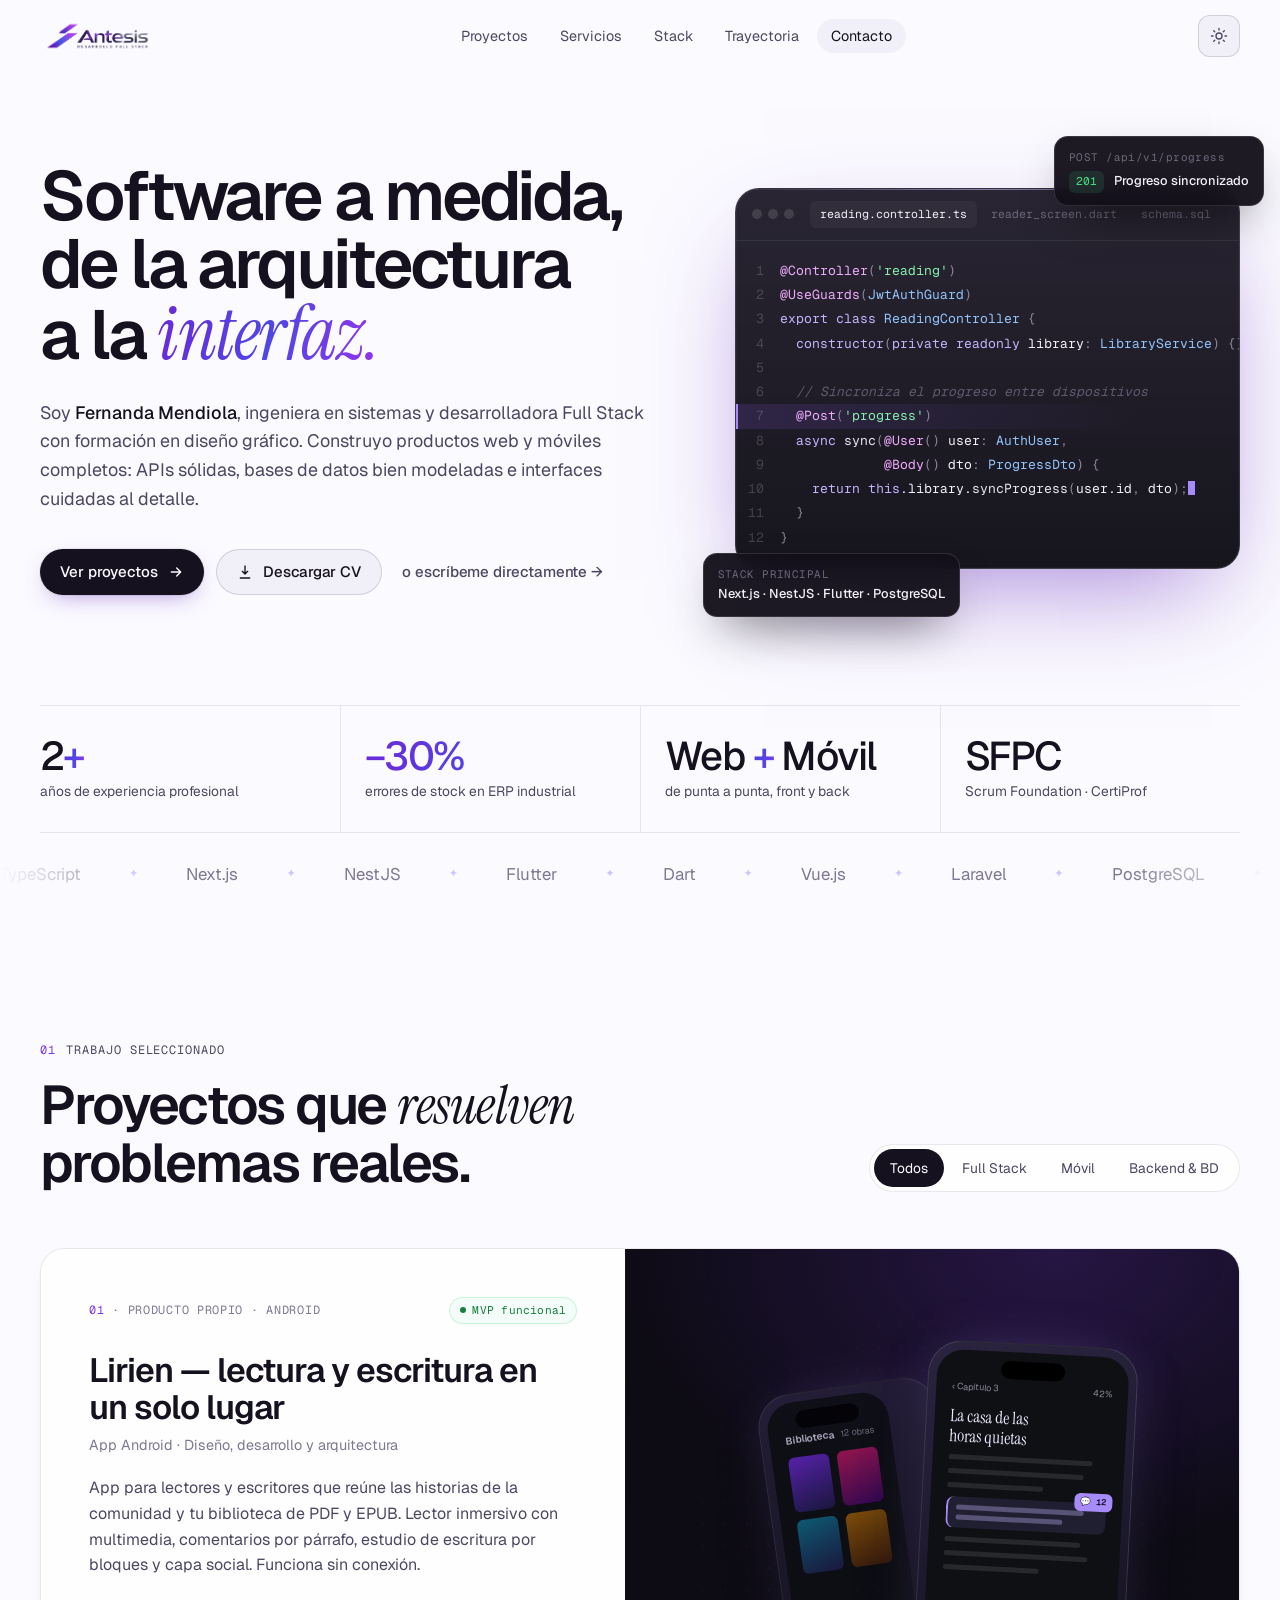
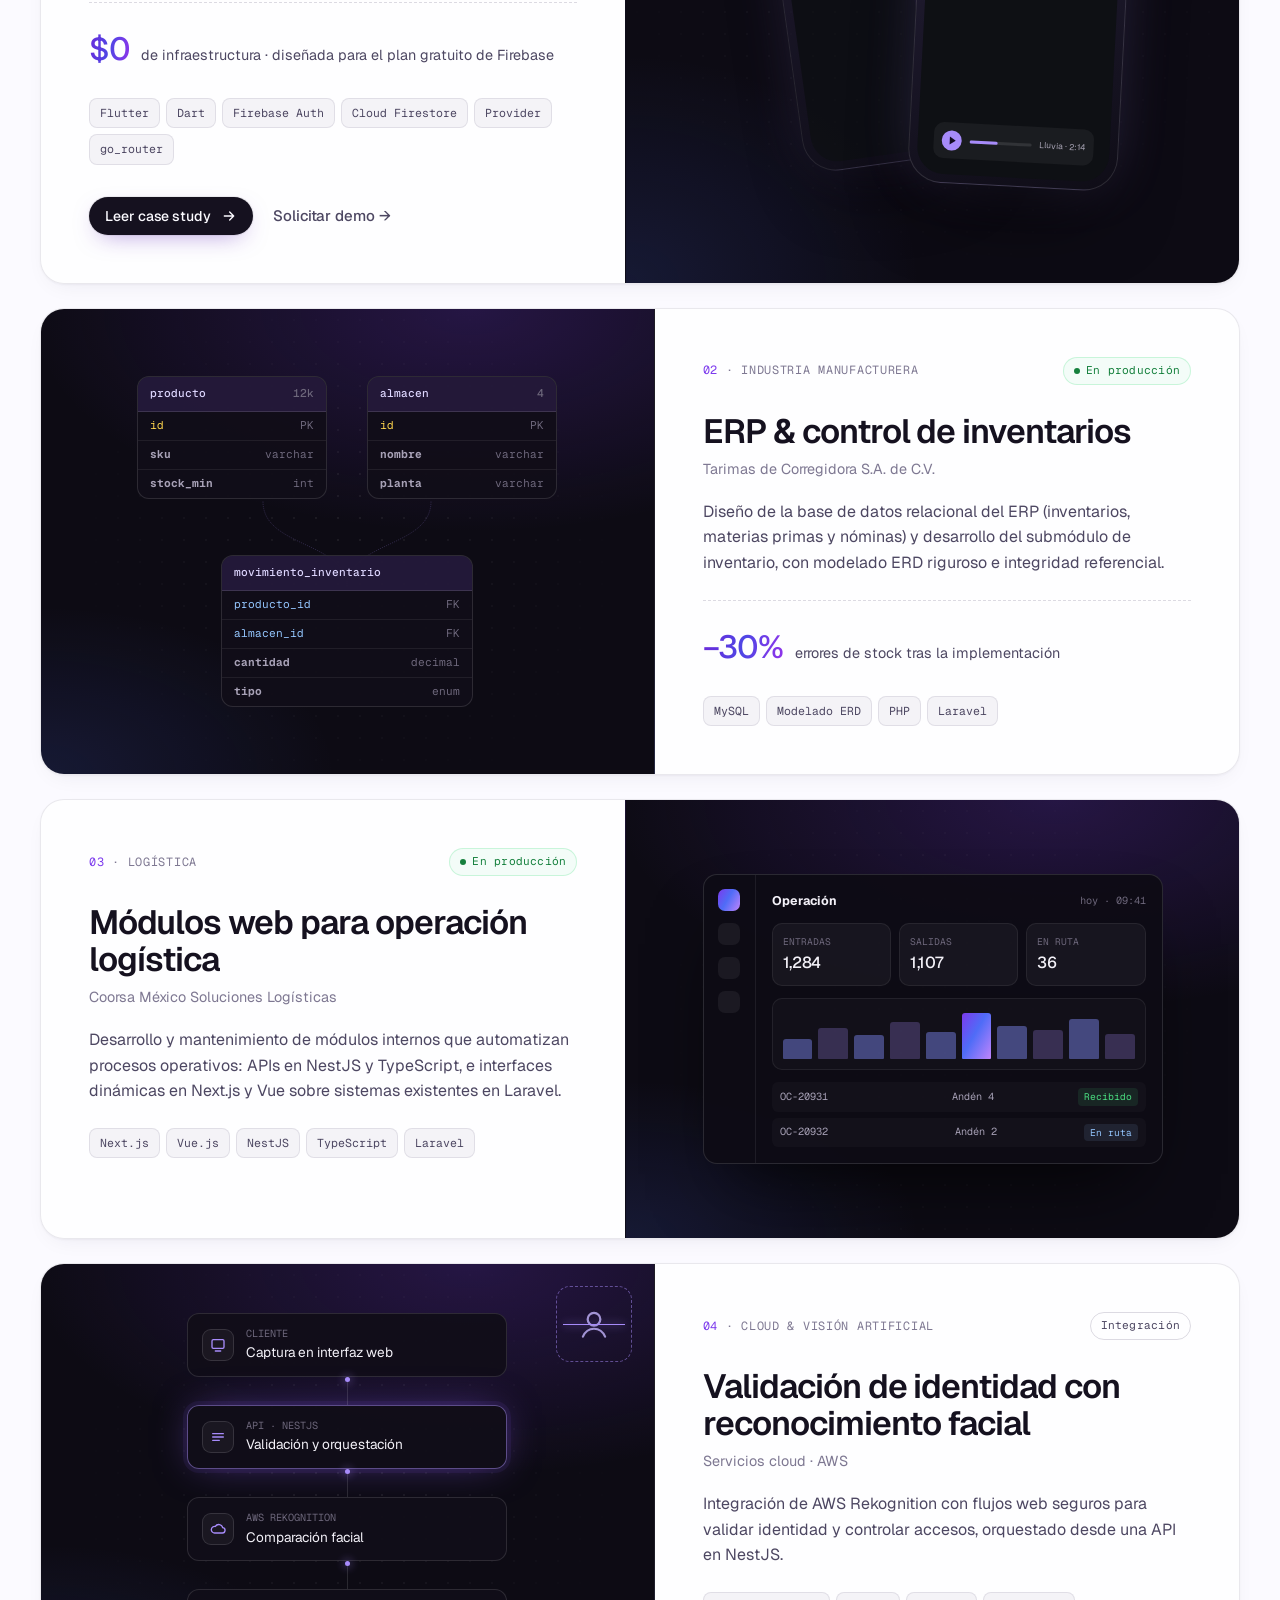
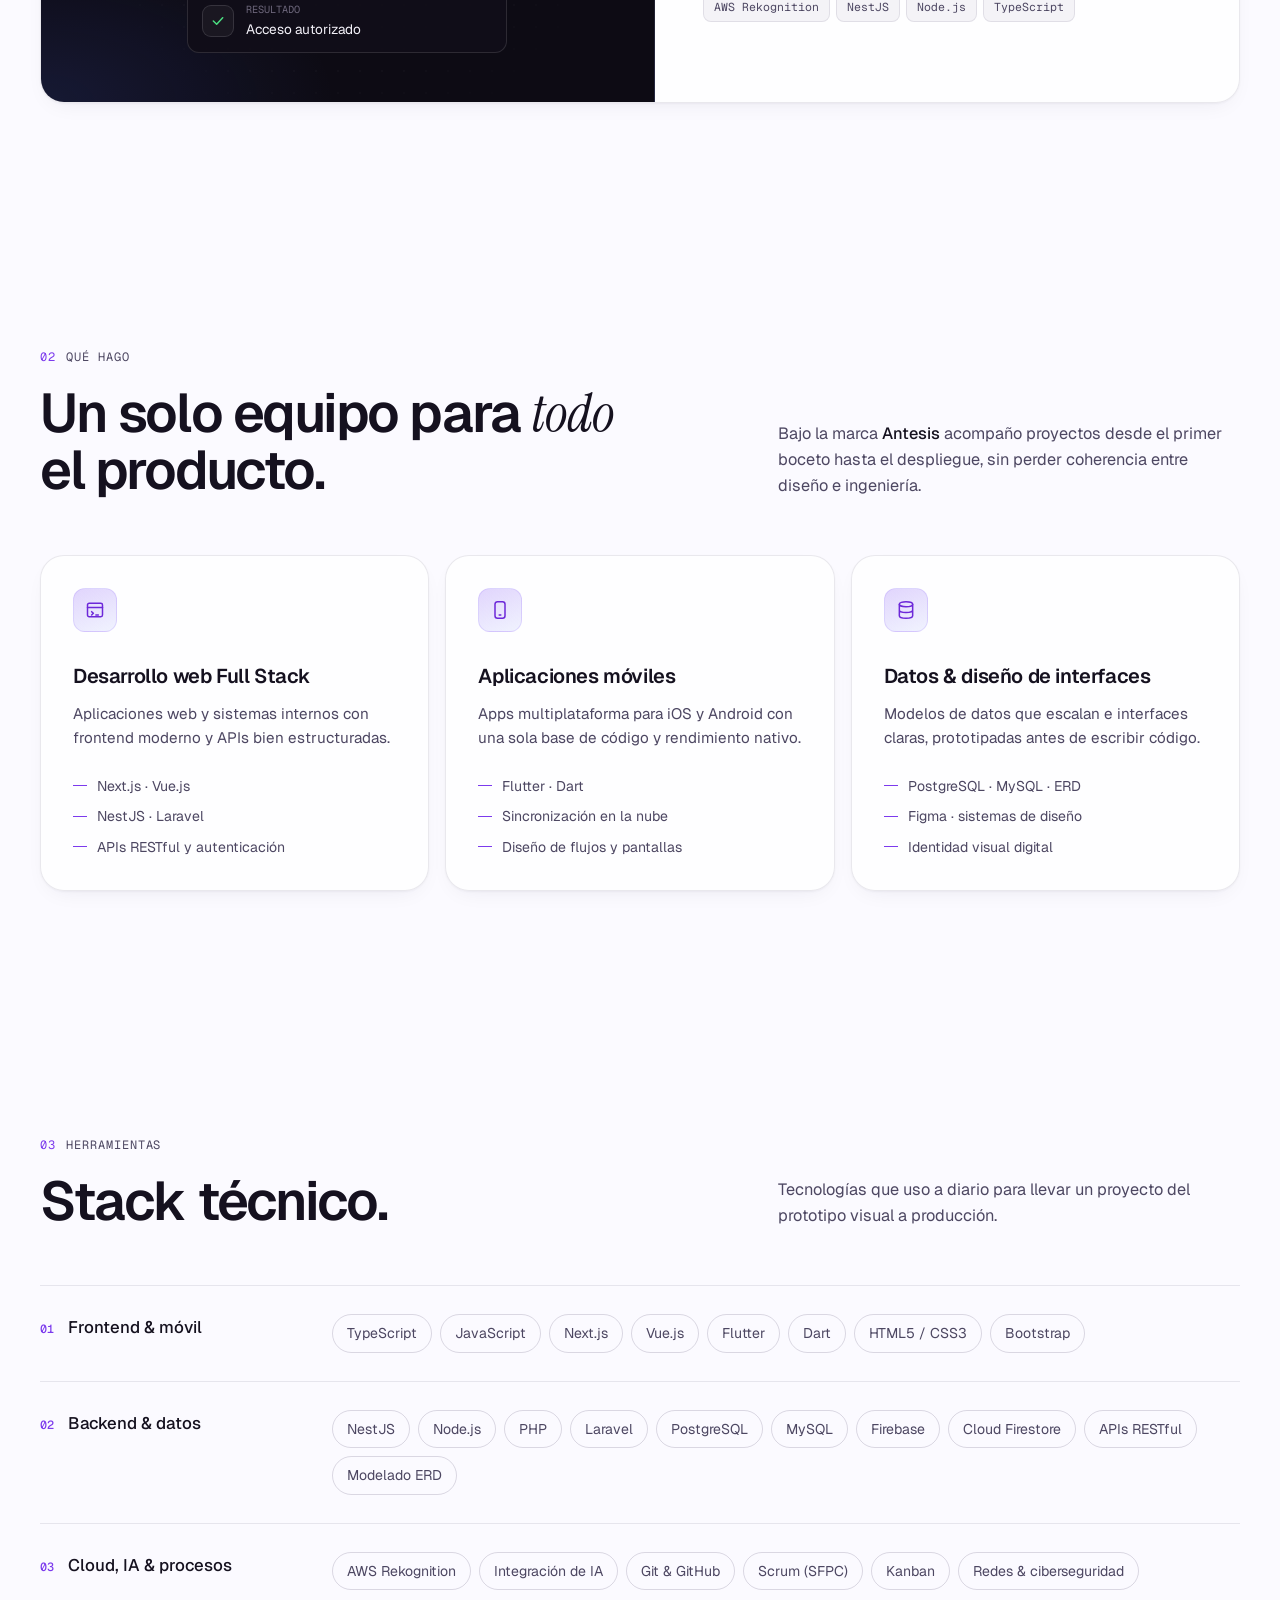
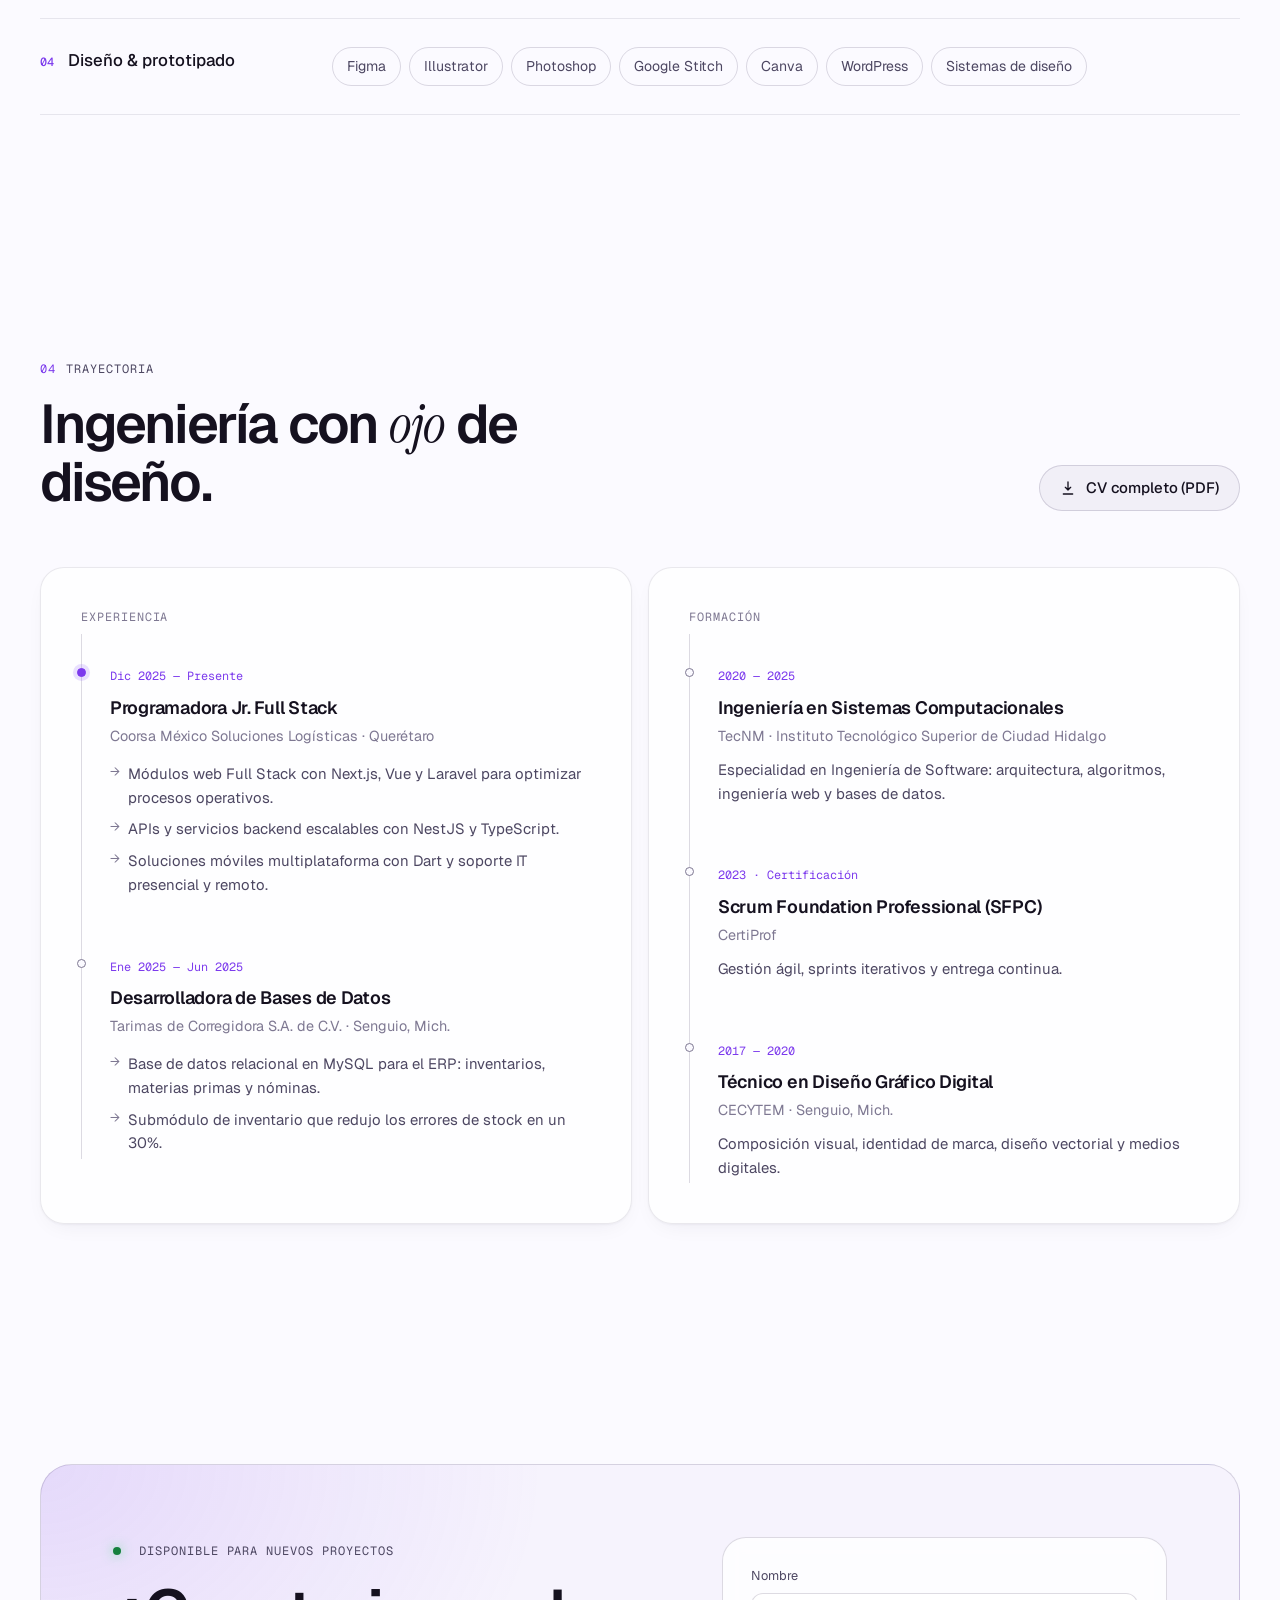
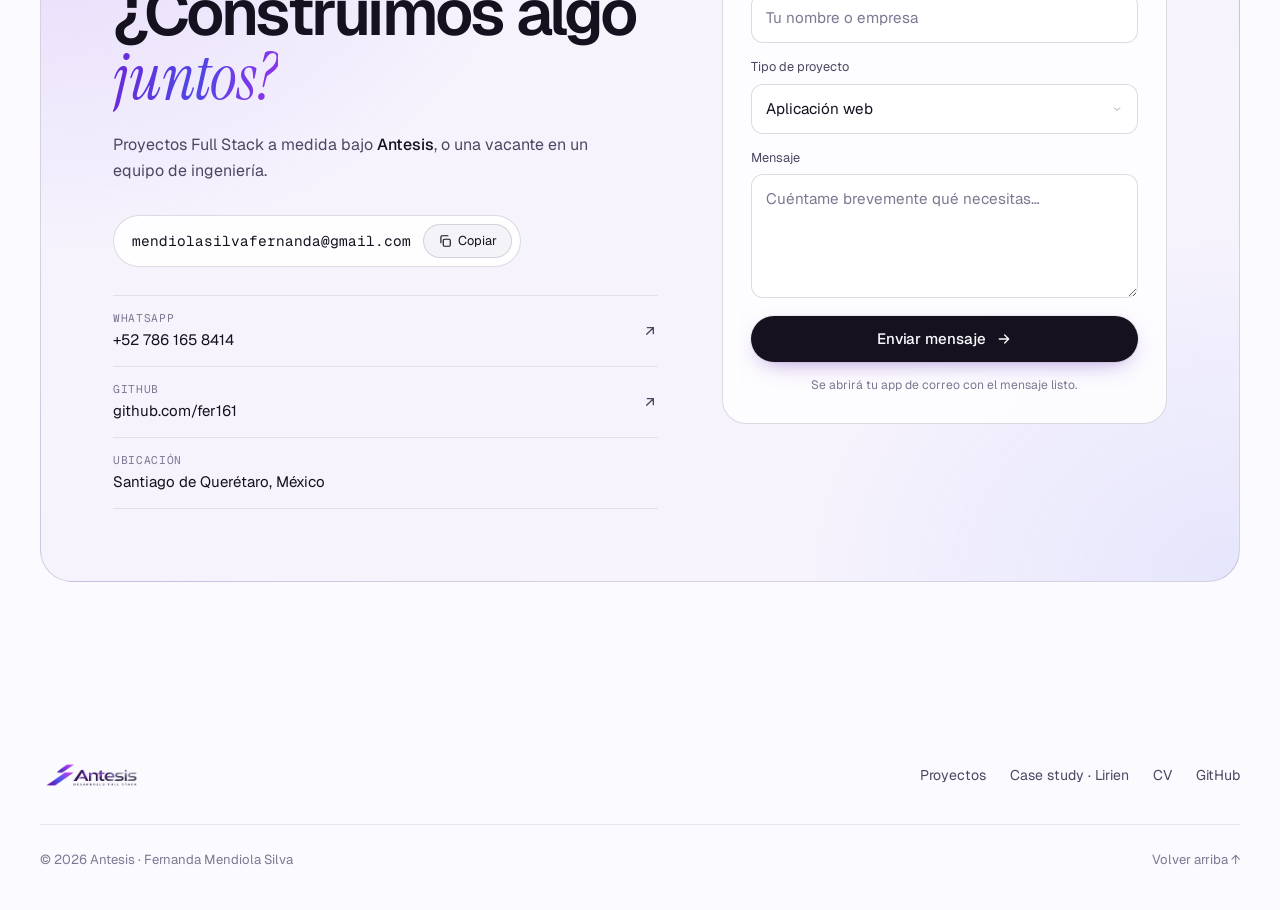
<file: index.html>
<!DOCTYPE html>
<html lang="es" class="no-js">
<head>
  <meta charset="UTF-8" />
  <meta name="viewport" content="width=device-width, initial-scale=1.0" />
  <title>Fernanda Mendiola — Desarrolladora Full Stack | Antesis</title>
  <meta name="description" content="Portafolio de Fernanda Mendiola Silva (Antesis): desarrollo Full Stack, aplicaciones móviles con Flutter, APIs con NestJS y diseño de interfaces." />
  <meta name="theme-color" content="#08070c" />
  <meta name="color-scheme" content="dark light" />
  <meta property="og:title" content="Fernanda Mendiola — Desarrolladora Full Stack" />
  <meta property="og:description" content="Software a medida, de la arquitectura a la interfaz. Next.js · NestJS · Flutter · PostgreSQL." />
  <meta property="og:type" content="website" />
  <meta property="og:image" content="antesis-logo.png" />
  <link rel="icon" type="image/png" href="assets/img/logo-emblem.png" />
  <link rel="preconnect" href="https://fonts.googleapis.com" />
  <link rel="preconnect" href="https://fonts.gstatic.com" crossorigin />
  <link href="https://fonts.googleapis.com/css2?family=Geist:wght@300..700&family=Geist+Mono:wght@400;500&family=Instrument+Serif:ital@0;1&display=swap" rel="stylesheet" />
  <link rel="stylesheet" href="styles.css" />
  <script>
    (function () {
      var d = document.documentElement, t;
      d.classList.remove('no-js');
      try { t = localStorage.getItem('theme'); } catch (e) {}
      if (!t) t = window.matchMedia && matchMedia('(prefers-color-scheme: light)').matches ? 'light' : 'dark';
      d.setAttribute('data-theme', t);
    })();
  </script>
</head>
<body>
  <a href="#main" class="skip-link">Saltar al contenido</a>

  <div class="backdrop" aria-hidden="true">
    <div class="glow glow-1"></div>
    <div class="glow glow-2"></div>
    <div class="noise"></div>
  </div>

  <!-- ============ NAV ============ -->
  <header class="nav" id="nav">
    <div class="container nav-inner">
      <a href="#inicio" class="brand" aria-label="Antesis — inicio">
        <img class="logo-dark" src="antesis-logo-white.png" alt="Antesis · Desarrollo Full Stack" width="116" height="38" />
        <img class="logo-light" src="antesis-logo.png" alt="Antesis · Desarrollo Full Stack" width="116" height="38" />
      </a>

      <nav aria-label="Principal">
        <ul class="nav-links" id="navLinks">
          <li><a href="#proyectos">Proyectos</a></li>
          <li><a href="#servicios">Servicios</a></li>
          <li><a href="#stack">Stack</a></li>
          <li><a href="#trayectoria">Trayectoria</a></li>
          <li><a href="#contacto">Contacto</a></li>
        </ul>
      </nav>

      <div class="nav-right">
        <button class="theme-btn" id="themeBtn" type="button" aria-label="Cambiar a modo claro" title="Cambiar tema">
          <svg class="i-moon" viewBox="0 0 24 24" fill="none" stroke="currentColor" stroke-width="1.8" stroke-linecap="round" stroke-linejoin="round"><path d="M21 12.8A9 9 0 1 1 11.2 3a7 7 0 0 0 9.8 9.8z"/></svg>
          <svg class="i-sun" viewBox="0 0 24 24" fill="none" stroke="currentColor" stroke-width="1.8" stroke-linecap="round" stroke-linejoin="round"><circle cx="12" cy="12" r="4"/><path d="M12 2v2M12 20v2M4.9 4.9l1.4 1.4M17.7 17.7l1.4 1.4M2 12h2M20 12h2M4.9 19.1l1.4-1.4M17.7 6.3l1.4-1.4"/></svg>
        </button>
        <button class="menu-btn" id="menuBtn" aria-label="Abrir menú" aria-expanded="false" aria-controls="navLinks">
          <span></span><span></span>
        </button>
      </div>
    </div>
  </header>

  <main id="main">
    <!-- ============ HERO ============ -->
    <section id="inicio" class="container hero">
      <div class="hero-content">

        <h1 class="reveal" style="--d:.08s">
          Software a medida,<br />
          de la arquitectura<br />
          a la <span class="serif grad-text">interfaz.</span>
        </h1>

        <p class="hero-sub reveal" style="--d:.16s">
          Soy <strong>Fernanda Mendiola</strong>, ingeniera en sistemas y desarrolladora Full Stack con formación en diseño gráfico. Construyo productos web y móviles completos: APIs sólidas, bases de datos bien modeladas e interfaces cuidadas al detalle.
        </p>

        <div class="hero-actions reveal" style="--d:.24s">
          <a href="#proyectos" class="btn btn-primary">
            Ver proyectos
            <svg class="arrow" viewBox="0 0 24 24" fill="none" stroke="currentColor" stroke-width="2" stroke-linecap="round" stroke-linejoin="round"><path d="M5 12h14M13 6l6 6-6 6"/></svg>
          </a>
          <a href="CV-Fernanda-Mendiola.pdf" target="_blank" rel="noopener" class="btn btn-ghost">
            <svg viewBox="0 0 24 24" fill="none" stroke="currentColor" stroke-width="2" stroke-linecap="round" stroke-linejoin="round"><path d="M12 3v12m0 0-4-4m4 4 4-4M5 21h14"/></svg>
            Descargar CV
          </a>
          <a href="#contacto" class="btn btn-link">o escríbeme directamente →</a>
        </div>
      </div>

      <div class="hero-visual reveal" style="--d:.2s">
        <div class="float-card fc-2">
          <small>POST /api/v1/progress</small>
          <div class="fc-row" style="margin-top:4px"><span class="fc-badge">201</span><strong>Progreso sincronizado</strong></div>
        </div>

        <div class="window">
          <div class="window-bar">
            <div class="dots"><i></i><i></i><i></i></div>
            <div class="tabs">
              <span class="on">reading.controller.ts</span>
              <span>reader_screen.dart</span>
              <span>schema.sql</span>
            </div>
          </div>
<pre class="code" aria-label="Fragmento de código de ejemplo en NestJS"><span class="l"><span class="tk-d">@Controller</span><span class="tk-p">(</span><span class="tk-s">'reading'</span><span class="tk-p">)</span></span><span class="l"><span class="tk-d">@UseGuards</span><span class="tk-p">(</span><span class="tk-t">JwtAuthGuard</span><span class="tk-p">)</span></span><span class="l"><span class="tk-k">export class</span> <span class="tk-t">ReadingController</span> <span class="tk-p">{</span></span><span class="l">  <span class="tk-k">constructor</span><span class="tk-p">(</span><span class="tk-k">private readonly</span> library<span class="tk-p">:</span> <span class="tk-t">LibraryService</span><span class="tk-p">) {}</span></span><span class="l"> </span><span class="l">  <span class="tk-c">// Sincroniza el progreso entre dispositivos</span></span><span class="l hl">  <span class="tk-d">@Post</span><span class="tk-p">(</span><span class="tk-s">'progress'</span><span class="tk-p">)</span></span><span class="l">  <span class="tk-k">async</span> <span class="tk-f">sync</span><span class="tk-p">(</span><span class="tk-d">@User</span><span class="tk-p">()</span> user<span class="tk-p">:</span> <span class="tk-t">AuthUser</span><span class="tk-p">,</span></span><span class="l">             <span class="tk-d">@Body</span><span class="tk-p">()</span> dto<span class="tk-p">:</span> <span class="tk-t">ProgressDto</span><span class="tk-p">) {</span></span><span class="l">    <span class="tk-k">return</span> <span class="tk-k">this</span>.library.<span class="tk-f">syncProgress</span><span class="tk-p">(</span>user.id<span class="tk-p">,</span> dto<span class="tk-p">);</span><span class="caret"></span></span><span class="l">  <span class="tk-p">}</span></span><span class="l"><span class="tk-p">}</span></span></pre>
        </div>

        <div class="float-card fc-1">
          <small>STACK PRINCIPAL</small>
          <strong>Next.js · NestJS · Flutter · PostgreSQL</strong>
        </div>
      </div>
    </section>

    <!-- Métricas -->
    <div class="container">
      <div class="stats reveal">
        <div class="stat"><b>2<span class="grad-text">+</span></b><span>años de experiencia profesional</span></div>
        <div class="stat"><b class="grad-text">−30%</b><span>errores de stock en ERP industrial</span></div>
        <div class="stat"><b>Web<span class="grad-text"> + </span>Móvil</b><span>de punta a punta, front y back</span></div>
        <div class="stat"><b>SFPC</b><span>Scrum Foundation · CertiProf</span></div>
      </div>
    </div>

    <!-- Cinta -->
    <div class="marquee" aria-hidden="true">
      <div class="marquee-track">
        <span>TypeScript</span><span>Next.js</span><span>NestJS</span><span>Flutter</span><span>Dart</span><span>Vue.js</span><span>Laravel</span><span>PostgreSQL</span><span>MySQL</span><span>AWS Rekognition</span><span>Figma</span><span>Git</span>
        <span>TypeScript</span><span>Next.js</span><span>NestJS</span><span>Flutter</span><span>Dart</span><span>Vue.js</span><span>Laravel</span><span>PostgreSQL</span><span>MySQL</span><span>AWS Rekognition</span><span>Figma</span><span>Git</span>
      </div>
    </div>

    <!-- ============ PROYECTOS ============ -->
    <section id="proyectos" class="section container">
      <div class="section-head">
        <div class="reveal">
          <span class="eyebrow"><span class="idx">01</span> Trabajo seleccionado</span>
          <h2>Proyectos que <span class="serif">resuelven</span> problemas reales.</h2>
        </div>
        <div class="filters reveal" role="group" aria-label="Filtrar proyectos">
          <button class="filter is-active" data-filter="all" aria-pressed="true">Todos</button>
          <button class="filter" data-filter="fullstack" aria-pressed="false">Full Stack</button>
          <button class="filter" data-filter="mobile" aria-pressed="false">Móvil</button>
          <button class="filter" data-filter="backend" aria-pressed="false">Backend & BD</button>
        </div>
      </div>

      <div class="projects">
        <!-- 01 · Lirien -->
        <article class="card project reveal" data-category="mobile fullstack">
          <div class="project-body">
            <div class="project-top">
              <span><span class="num">01</span> · Producto propio · Android</span>
              <span class="chip live">MVP funcional</span>
            </div>
            <h3>Lirien — lectura y escritura en un solo lugar</h3>
            <p class="client">App Android · Diseño, desarrollo y arquitectura</p>
            <p class="desc">
              App para lectores y escritores que reúne las historias de la comunidad y tu biblioteca de PDF y EPUB. Lector inmersivo con multimedia, comentarios por párrafo, estudio de escritura por bloques y capa social. Funciona sin conexión.
            </p>
            <div class="metric-line"><b class="grad-text">$0</b><span>de infraestructura · diseñada para el plan gratuito de Firebase</span></div>
            <ul class="tags">
              <li>Flutter</li><li>Dart</li><li>Firebase Auth</li><li>Cloud Firestore</li><li>Provider</li><li>go_router</li>
            </ul>
            <div class="project-links">
              <a href="lirien.html" class="btn btn-primary btn-sm">
                Leer case study
                <svg class="arrow" viewBox="0 0 24 24" fill="none" stroke="currentColor" stroke-width="2" stroke-linecap="round" stroke-linejoin="round"><path d="M5 12h14M13 6l6 6-6 6"/></svg>
              </a>
              <a href="#contacto" class="btn btn-link">Solicitar demo →</a>
            </div>
          </div>

          <div class="project-visual" aria-hidden="true">
            <div class="phones">
              <div class="phone back">
                <div class="phone-screen">
                  <div class="ps-head"><b>Biblioteca</b><span>12 obras</span></div>
                  <div class="ps-grid">
                    <div class="ps-book b1"></div><div class="ps-book b2"></div>
                    <div class="ps-book b3"></div><div class="ps-book b4"></div>
                  </div>
                </div>
              </div>
              <div class="phone front">
                <div class="phone-screen">
                  <div class="ps-head"><span>‹ Capítulo 3</span><span>42%</span></div>
                  <div class="ps-title">La casa de las<br />horas quietas</div>
                  <div class="ps-line w90"></div>
                  <div class="ps-line w85"></div>
                  <div class="ps-line w60"></div>
                  <div class="ps-hl">
                    <span class="ps-bubble">💬 12</span>
                    <div class="ps-line w90"></div>
                    <div class="ps-line w75"></div>
                  </div>
                  <div class="ps-line w85"></div>
                  <div class="ps-line w90"></div>
                  <div class="ps-line w60"></div>
                  <div class="ps-player"><i></i><div class="ps-prog"></div><span>Lluvia · 2:14</span></div>
                </div>
              </div>
            </div>
          </div>
        </article>

        <!-- 02 · ERP -->
        <article class="card project reverse reveal" data-category="backend fullstack">
          <div class="project-body">
            <div class="project-top">
              <span><span class="num">02</span> · Industria manufacturera</span>
              <span class="chip live">En producción</span>
            </div>
            <h3>ERP & control de inventarios</h3>
            <p class="client">Tarimas de Corregidora S.A. de C.V.</p>
            <p class="desc">
              Diseño de la base de datos relacional del ERP (inventarios, materias primas y nóminas) y desarrollo del submódulo de inventario, con modelado ERD riguroso e integridad referencial.
            </p>
            <div class="metric-line"><b class="grad-text">−30%</b><span>errores de stock tras la implementación</span></div>
            <ul class="tags">
              <li>MySQL</li><li>Modelado ERD</li><li>PHP</li><li>Laravel</li>
            </ul>
          </div>

          <div class="project-visual" aria-hidden="true">
            <div class="erd">
              <svg class="links" viewBox="0 0 100 100" preserveAspectRatio="none">
                <path d="M30 38 C30 52, 50 50, 50 64" fill="none" stroke="rgba(167,139,250,.5)" stroke-width=".4" stroke-dasharray="1.2 1" vector-effect="non-scaling-stroke" />
                <path d="M70 38 C70 52, 50 50, 50 64" fill="none" stroke="rgba(167,139,250,.5)" stroke-width=".4" stroke-dasharray="1.2 1" vector-effect="non-scaling-stroke" />
              </svg>
              <div class="erd-grid">
                <div class="tbl">
                  <header>producto <em>12k</em></header>
                  <ul>
                    <li class="pk"><b>id</b><span>PK</span></li>
                    <li><b>sku</b><span>varchar</span></li>
                    <li><b>stock_min</b><span>int</span></li>
                  </ul>
                </div>
                <div class="tbl">
                  <header>almacen <em>4</em></header>
                  <ul>
                    <li class="pk"><b>id</b><span>PK</span></li>
                    <li><b>nombre</b><span>varchar</span></li>
                    <li><b>planta</b><span>varchar</span></li>
                  </ul>
                </div>
                <div class="tbl wide">
                  <header>movimiento_inventario</header>
                  <ul>
                    <li class="fk"><b>producto_id</b><span>FK</span></li>
                    <li class="fk"><b>almacen_id</b><span>FK</span></li>
                    <li><b>cantidad</b><span>decimal</span></li>
                    <li><b>tipo</b><span>enum</span></li>
                  </ul>
                </div>
              </div>
            </div>
          </div>
        </article>

        <!-- 03 · Logística -->
        <article class="card project reveal" data-category="fullstack">
          <div class="project-body">
            <div class="project-top">
              <span><span class="num">03</span> · Logística</span>
              <span class="chip live">En producción</span>
            </div>
            <h3>Módulos web para operación logística</h3>
            <p class="client">Coorsa México Soluciones Logísticas</p>
            <p class="desc">
              Desarrollo y mantenimiento de módulos internos que automatizan procesos operativos: APIs en NestJS y TypeScript, e interfaces dinámicas en Next.js y Vue sobre sistemas existentes en Laravel.
            </p>
            <ul class="tags">
              <li>Next.js</li><li>Vue.js</li><li>NestJS</li><li>TypeScript</li><li>Laravel</li>
            </ul>
          </div>

          <div class="project-visual" aria-hidden="true">
            <div class="dash">
              <div class="dash-side"><i class="on"></i><i></i><i></i><i></i></div>
              <div class="dash-main">
                <div class="dash-title"><strong>Operación</strong><span>hoy · 09:41</span></div>
                <div class="kpis">
                  <div class="kpi"><small>ENTRADAS</small><b>1,284</b></div>
                  <div class="kpi"><small>SALIDAS</small><b>1,107</b></div>
                  <div class="kpi"><small>EN RUTA</small><b>36</b></div>
                </div>
                <div class="bars">
                  <i style="height:40%"></i><i style="height:62%"></i><i style="height:48%"></i><i style="height:75%"></i><i style="height:55%"></i><i class="peak" style="height:92%"></i><i style="height:66%"></i><i style="height:58%"></i><i style="height:80%"></i><i style="height:50%"></i>
                </div>
                <div class="rows">
                  <div class="row"><span>OC-20931</span><span>Andén 4</span><em class="ok">Recibido</em></div>
                  <div class="row"><span>OC-20932</span><span>Andén 2</span><em class="go">En ruta</em></div>
                </div>
              </div>
            </div>
          </div>
        </article>

        <!-- 04 · Reconocimiento facial -->
        <article class="card project reverse reveal" data-category="fullstack backend">
          <div class="project-body">
            <div class="project-top">
              <span><span class="num">04</span> · Cloud & visión artificial</span>
              <span class="chip">Integración</span>
            </div>
            <h3>Validación de identidad con reconocimiento facial</h3>
            <p class="client">Servicios cloud · AWS</p>
            <p class="desc">
              Integración de AWS Rekognition con flujos web seguros para validar identidad y controlar accesos, orquestado desde una API en NestJS.
            </p>
            <ul class="tags">
              <li>AWS Rekognition</li><li>NestJS</li><li>Node.js</li><li>TypeScript</li>
            </ul>
          </div>

          <div class="project-visual" aria-hidden="true">
            <div class="face">
              <svg viewBox="0 0 24 24" fill="none" stroke="currentColor" stroke-width="1.4" stroke-linecap="round"><circle cx="12" cy="9" r="4"/><path d="M5 20c1.5-3.5 4-5 7-5s5.5 1.5 7 5"/></svg>
            </div>
            <div class="flow">
              <div class="node">
                <span class="ico"><svg viewBox="0 0 24 24" fill="none" stroke="currentColor" stroke-width="2" stroke-linecap="round"><rect x="3" y="4" width="18" height="13" rx="2"/><path d="M8 21h8"/></svg></span>
                <div><small>CLIENTE</small>Captura en interfaz web</div>
              </div>
              <div class="wire"></div>
              <div class="node active">
                <span class="ico"><svg viewBox="0 0 24 24" fill="none" stroke="currentColor" stroke-width="2" stroke-linecap="round"><path d="M4 7h16M4 12h16M4 17h10"/></svg></span>
                <div><small>API · NESTJS</small>Validación y orquestación</div>
              </div>
              <div class="wire"></div>
              <div class="node">
                <span class="ico"><svg viewBox="0 0 24 24" fill="none" stroke="currentColor" stroke-width="2" stroke-linecap="round"><path d="M7 18a5 5 0 1 1 1-9.9A6 6 0 0 1 19 10a4 4 0 0 1-1 8H7z"/></svg></span>
                <div><small>AWS REKOGNITION</small>Comparación facial</div>
              </div>
              <div class="wire"></div>
              <div class="node done">
                <span class="ico"><svg viewBox="0 0 24 24" fill="none" stroke="currentColor" stroke-width="2.2" stroke-linecap="round" stroke-linejoin="round"><path d="m5 12 5 5 9-10"/></svg></span>
                <div><small>RESULTADO</small>Acceso autorizado</div>
              </div>
            </div>
          </div>
        </article>
      </div>
    </section>

    <!-- ============ SERVICIOS ============ -->
    <section id="servicios" class="section container">
      <div class="section-head">
        <div class="reveal">
          <span class="eyebrow"><span class="idx">02</span> Qué hago</span>
          <h2>Un solo equipo para <span class="serif">todo</span> el producto.</h2>
        </div>
        <p class="lead reveal">Bajo la marca <strong style="color:var(--text);font-weight:500">Antesis</strong> acompaño proyectos desde el primer boceto hasta el despliegue, sin perder coherencia entre diseño e ingeniería.</p>
      </div>

      <div class="services">
        <article class="card service reveal">
          <span class="ico"><svg viewBox="0 0 24 24" fill="none" stroke="currentColor" stroke-width="1.8" stroke-linecap="round" stroke-linejoin="round"><rect x="3" y="4" width="18" height="16" rx="2"/><path d="M3 9h18M8 14l2 2-2 2M13 18h3"/></svg></span>
          <h3>Desarrollo web Full Stack</h3>
          <p>Aplicaciones web y sistemas internos con frontend moderno y APIs bien estructuradas.</p>
          <ul><li>Next.js · Vue.js</li><li>NestJS · Laravel</li><li>APIs RESTful y autenticación</li></ul>
        </article>
        <article class="card service reveal" style="--d:.08s">
          <span class="ico"><svg viewBox="0 0 24 24" fill="none" stroke="currentColor" stroke-width="1.8" stroke-linecap="round" stroke-linejoin="round"><rect x="6" y="2" width="12" height="20" rx="3"/><path d="M11 18h2"/></svg></span>
          <h3>Aplicaciones móviles</h3>
          <p>Apps multiplataforma para iOS y Android con una sola base de código y rendimiento nativo.</p>
          <ul><li>Flutter · Dart</li><li>Sincronización en la nube</li><li>Diseño de flujos y pantallas</li></ul>
        </article>
        <article class="card service reveal" style="--d:.16s">
          <span class="ico"><svg viewBox="0 0 24 24" fill="none" stroke="currentColor" stroke-width="1.8" stroke-linecap="round" stroke-linejoin="round"><ellipse cx="12" cy="5" rx="8" ry="3"/><path d="M4 5v14c0 1.7 3.6 3 8 3s8-1.3 8-3V5M4 12c0 1.7 3.6 3 8 3s8-1.3 8-3"/></svg></span>
          <h3>Datos & diseño de interfaces</h3>
          <p>Modelos de datos que escalan e interfaces claras, prototipadas antes de escribir código.</p>
          <ul><li>PostgreSQL · MySQL · ERD</li><li>Figma · sistemas de diseño</li><li>Identidad visual digital</li></ul>
        </article>
      </div>
    </section>

    <!-- ============ STACK ============ -->
    <section id="stack" class="section container">
      <div class="section-head">
        <div class="reveal">
          <span class="eyebrow"><span class="idx">03</span> Herramientas</span>
          <h2>Stack técnico.</h2>
        </div>
        <p class="lead reveal">Tecnologías que uso a diario para llevar un proyecto del prototipo visual a producción.</p>
      </div>

      <div class="stack">
        <div class="stack-row reveal">
          <h3><span>01</span>Frontend & móvil</h3>
          <ul class="stack-items"><li>TypeScript</li><li>JavaScript</li><li>Next.js</li><li>Vue.js</li><li>Flutter</li><li>Dart</li><li>HTML5 / CSS3</li><li>Bootstrap</li></ul>
        </div>
        <div class="stack-row reveal">
          <h3><span>02</span>Backend & datos</h3>
          <ul class="stack-items"><li>NestJS</li><li>Node.js</li><li>PHP</li><li>Laravel</li><li>PostgreSQL</li><li>MySQL</li><li>Firebase</li><li>Cloud Firestore</li><li>APIs RESTful</li><li>Modelado ERD</li></ul>
        </div>
        <div class="stack-row reveal">
          <h3><span>03</span>Cloud, IA & procesos</h3>
          <ul class="stack-items"><li>AWS Rekognition</li><li>Integración de IA</li><li>Git & GitHub</li><li>Scrum (SFPC)</li><li>Kanban</li><li>Redes & ciberseguridad</li></ul>
        </div>
        <div class="stack-row reveal">
          <h3><span>04</span>Diseño & prototipado</h3>
          <ul class="stack-items"><li>Figma</li><li>Illustrator</li><li>Photoshop</li><li>Google Stitch</li><li>Canva</li><li>WordPress</li><li>Sistemas de diseño</li></ul>
        </div>
      </div>
    </section>

    <!-- ============ TRAYECTORIA ============ -->
    <section id="trayectoria" class="section container">
      <div class="section-head">
        <div class="reveal">
          <span class="eyebrow"><span class="idx">04</span> Trayectoria</span>
          <h2>Ingeniería con <span class="serif">ojo</span> de diseño.</h2>
        </div>
        <a href="CV-Fernanda-Mendiola.pdf" target="_blank" rel="noopener" class="btn btn-ghost reveal">
          <svg viewBox="0 0 24 24" fill="none" stroke="currentColor" stroke-width="2" stroke-linecap="round" stroke-linejoin="round"><path d="M12 3v12m0 0-4-4m4 4 4-4M5 21h14"/></svg>
          CV completo (PDF)
        </a>
      </div>

      <div class="journey">
        <div class="card journey-col reveal">
          <h3>Experiencia</h3>
          <div class="tl-item current">
            <span class="tl-date">Dic 2025 — Presente</span>
            <h4>Programadora Jr. Full Stack</h4>
            <p class="tl-org">Coorsa México Soluciones Logísticas · Querétaro</p>
            <ul>
              <li>Módulos web Full Stack con Next.js, Vue y Laravel para optimizar procesos operativos.</li>
              <li>APIs y servicios backend escalables con NestJS y TypeScript.</li>
              <li>Soluciones móviles multiplataforma con Dart y soporte IT presencial y remoto.</li>
            </ul>
          </div>
          <div class="tl-item">
            <span class="tl-date">Ene 2025 — Jun 2025</span>
            <h4>Desarrolladora de Bases de Datos</h4>
            <p class="tl-org">Tarimas de Corregidora S.A. de C.V. · Senguio, Mich.</p>
            <ul>
              <li>Base de datos relacional en MySQL para el ERP: inventarios, materias primas y nóminas.</li>
              <li>Submódulo de inventario que redujo los errores de stock en un 30%.</li>
            </ul>
          </div>
        </div>

        <div class="card journey-col reveal" style="--d:.08s">
          <h3>Formación</h3>
          <div class="tl-item">
            <span class="tl-date">2020 — 2025</span>
            <h4>Ingeniería en Sistemas Computacionales</h4>
            <p class="tl-org">TecNM · Instituto Tecnológico Superior de Ciudad Hidalgo</p>
            <p class="note">Especialidad en Ingeniería de Software: arquitectura, algoritmos, ingeniería web y bases de datos.</p>
          </div>
          <div class="tl-item">
            <span class="tl-date">2023 · Certificación</span>
            <h4>Scrum Foundation Professional (SFPC)</h4>
            <p class="tl-org">CertiProf</p>
            <p class="note">Gestión ágil, sprints iterativos y entrega continua.</p>
          </div>
          <div class="tl-item">
            <span class="tl-date">2017 — 2020</span>
            <h4>Técnico en Diseño Gráfico Digital</h4>
            <p class="tl-org">CECYTEM · Senguio, Mich.</p>
            <p class="note">Composición visual, identidad de marca, diseño vectorial y medios digitales.</p>
          </div>
        </div>
      </div>
    </section>

    <!-- ============ CONTACTO ============ -->
    <section id="contacto" class="section container">
      <div class="contact reveal">
        <div>
          <span class="eyebrow"><span class="status-dot"></span>&nbsp;Disponible para nuevos proyectos</span>
          <h2>¿Construimos algo <span class="serif grad-text">juntos?</span></h2>
          <p class="lead">
            Proyectos Full Stack a medida bajo <strong>Antesis</strong>, o una vacante en un equipo de ingeniería.
          </p>

          <div class="email-copy">
            <a href="mailto:mendiolasilvafernanda@gmail.com">mendiolasilvafernanda@gmail.com</a>
            <button type="button" data-copy="mendiolasilvafernanda@gmail.com">
              <svg viewBox="0 0 24 24" fill="none" stroke="currentColor" stroke-width="2" stroke-linecap="round" stroke-linejoin="round"><rect x="9" y="9" width="12" height="12" rx="2"/><path d="M5 15V5a2 2 0 0 1 2-2h10"/></svg>
              Copiar
            </button>
          </div>

          <div class="socials">
            <a class="social" href="https://wa.me/527861658414" target="_blank" rel="noopener">
              <div><small>WhatsApp</small><span class="v">+52 786 165 8414</span></div>
              <svg viewBox="0 0 24 24" fill="none" stroke="currentColor" stroke-width="2" stroke-linecap="round"><path d="M7 17 17 7M8 7h9v9"/></svg>
            </a>
            <a class="social" href="https://github.com/fer161" target="_blank" rel="noopener">
              <div><small>GitHub</small><span class="v">github.com/fer161</span></div>
              <svg viewBox="0 0 24 24" fill="none" stroke="currentColor" stroke-width="2" stroke-linecap="round"><path d="M7 17 17 7M8 7h9v9"/></svg>
            </a>
            <div class="social">
              <div><small>Ubicación</small><span class="v">Santiago de Querétaro, México</span></div>
            </div>
          </div>
        </div>

        <form class="form" id="contactForm" novalidate>
          <div class="field">
            <label for="nombre">Nombre</label>
            <input id="nombre" name="nombre" type="text" placeholder="Tu nombre o empresa" autocomplete="name" required />
          </div>
          <div class="field">
            <label for="tipo">Tipo de proyecto</label>
            <select id="tipo" name="tipo">
              <option>Aplicación web</option>
              <option>Aplicación móvil</option>
              <option>Sistema interno / ERP</option>
              <option>Vacante / oferta laboral</option>
              <option>Otro</option>
            </select>
          </div>
          <div class="field">
            <label for="mensaje">Mensaje</label>
            <textarea id="mensaje" name="mensaje" rows="4" placeholder="Cuéntame brevemente qué necesitas…" required></textarea>
          </div>
          <button type="submit" class="btn btn-primary">
            Enviar mensaje
            <svg class="arrow" viewBox="0 0 24 24" fill="none" stroke="currentColor" stroke-width="2" stroke-linecap="round" stroke-linejoin="round"><path d="M5 12h14M13 6l6 6-6 6"/></svg>
          </button>
          <p class="form-note">Se abrirá tu app de correo con el mensaje listo.</p>
        </form>
      </div>
    </section>
  </main>

  <!-- ============ FOOTER ============ -->
  <footer class="container footer">
    <div class="footer-top">
      <img class="logo-dark" src="antesis-logo-white.png" alt="Antesis" width="103" height="34" />
      <img class="logo-light" src="antesis-logo.png" alt="Antesis" width="103" height="34" />
      <nav class="footer-nav" aria-label="Pie de página">
        <a href="#proyectos">Proyectos</a>
        <a href="lirien.html">Case study · Lirien</a>
        <a href="CV-Fernanda-Mendiola.pdf" target="_blank" rel="noopener">CV</a>
        <a href="https://github.com/fer161" target="_blank" rel="noopener">GitHub</a>
      </nav>
    </div>
    <div class="footer-bottom">
      <span>© <span data-year>2026</span> Antesis · Fernanda Mendiola Silva</span>
      <a href="#inicio" class="to-top">Volver arriba ↑</a>
    </div>
  </footer>

  <div class="toast" id="toast" role="status" aria-live="polite"></div>
  <script src="app.js" defer></script>
</body>
</html>
</file>
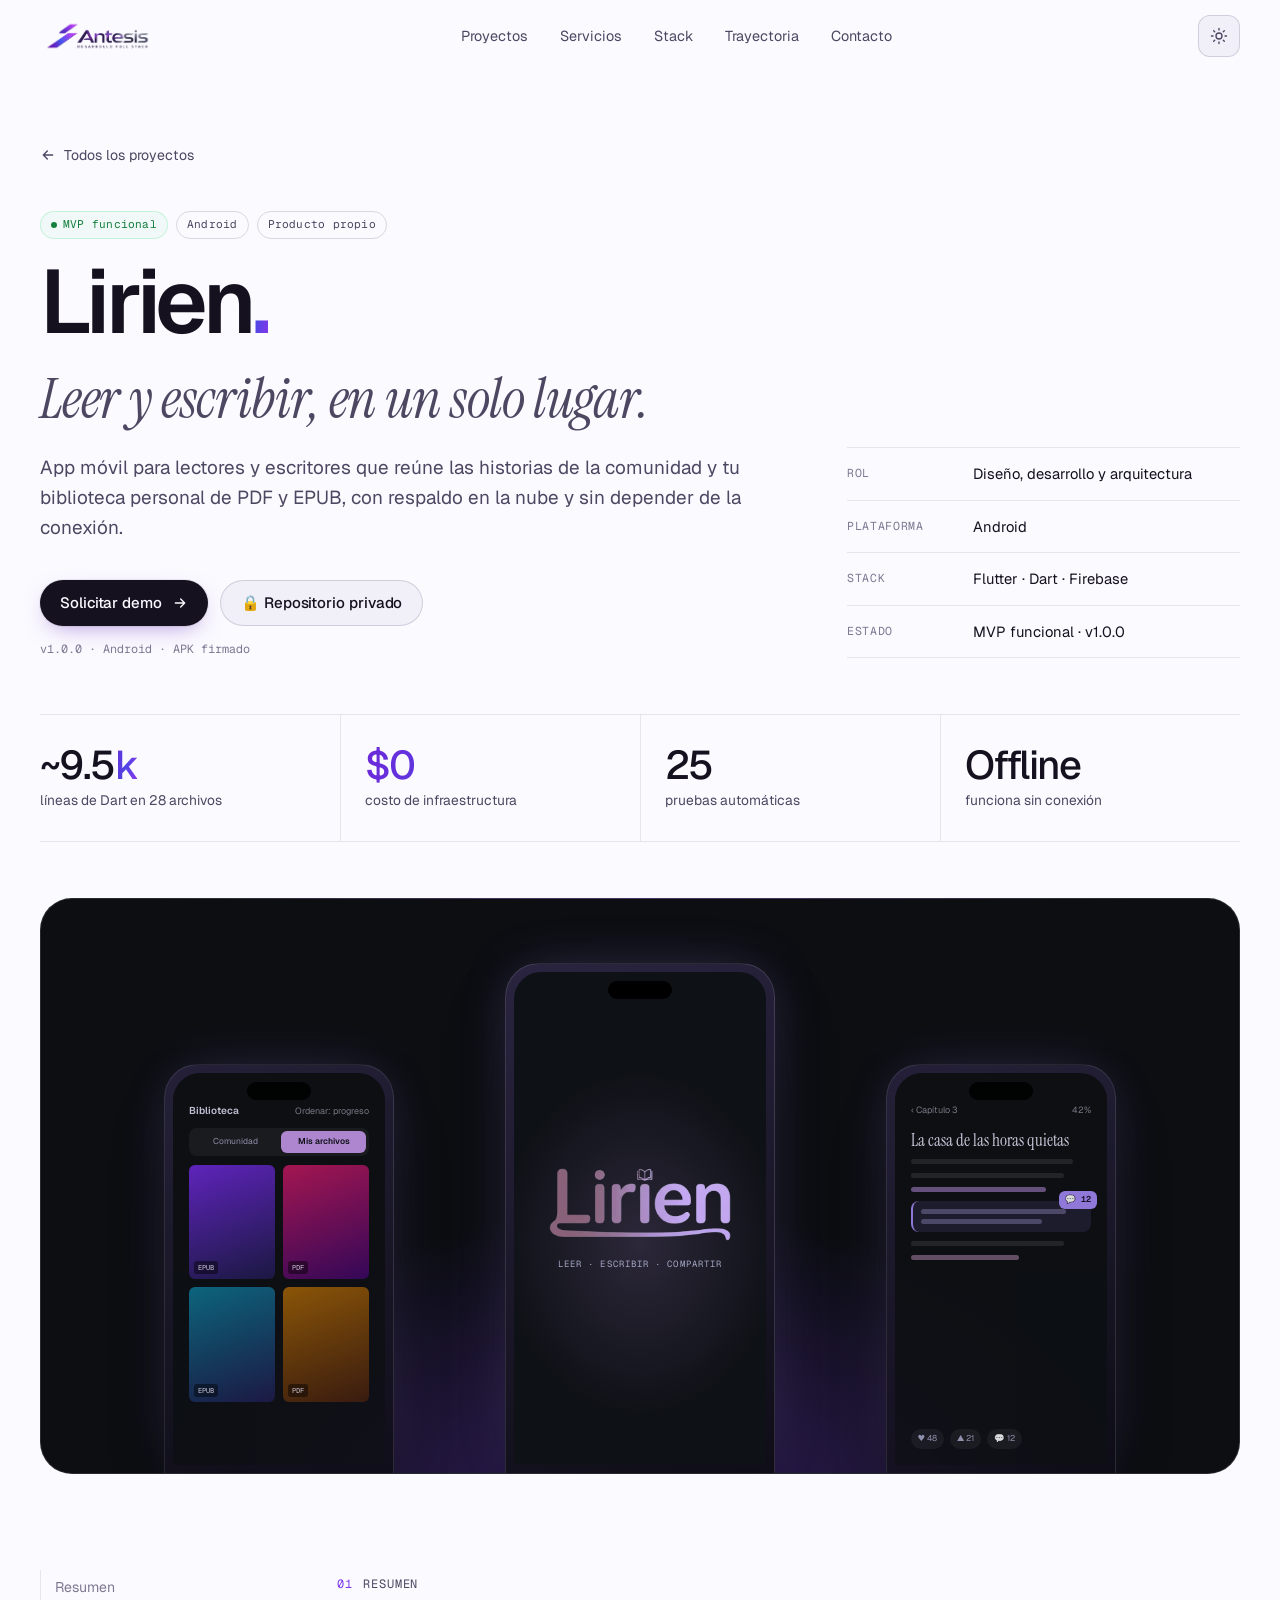
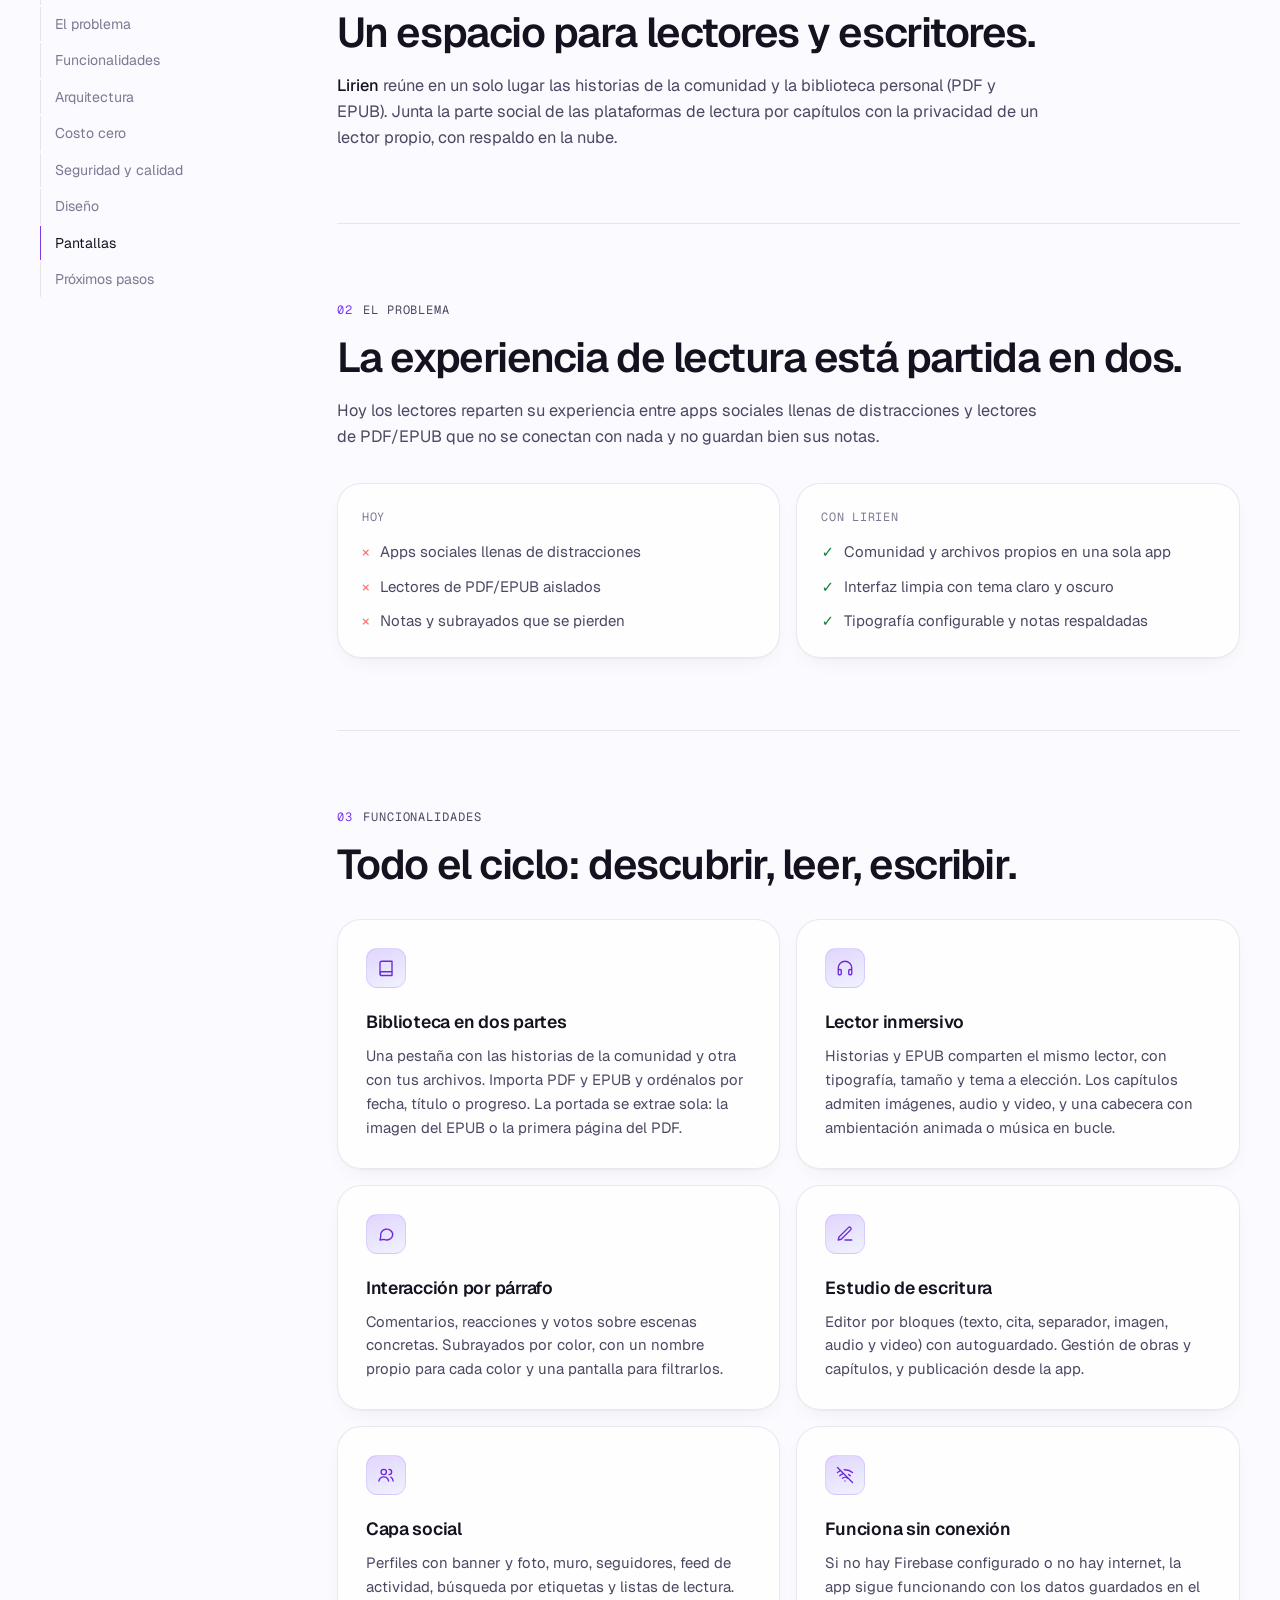
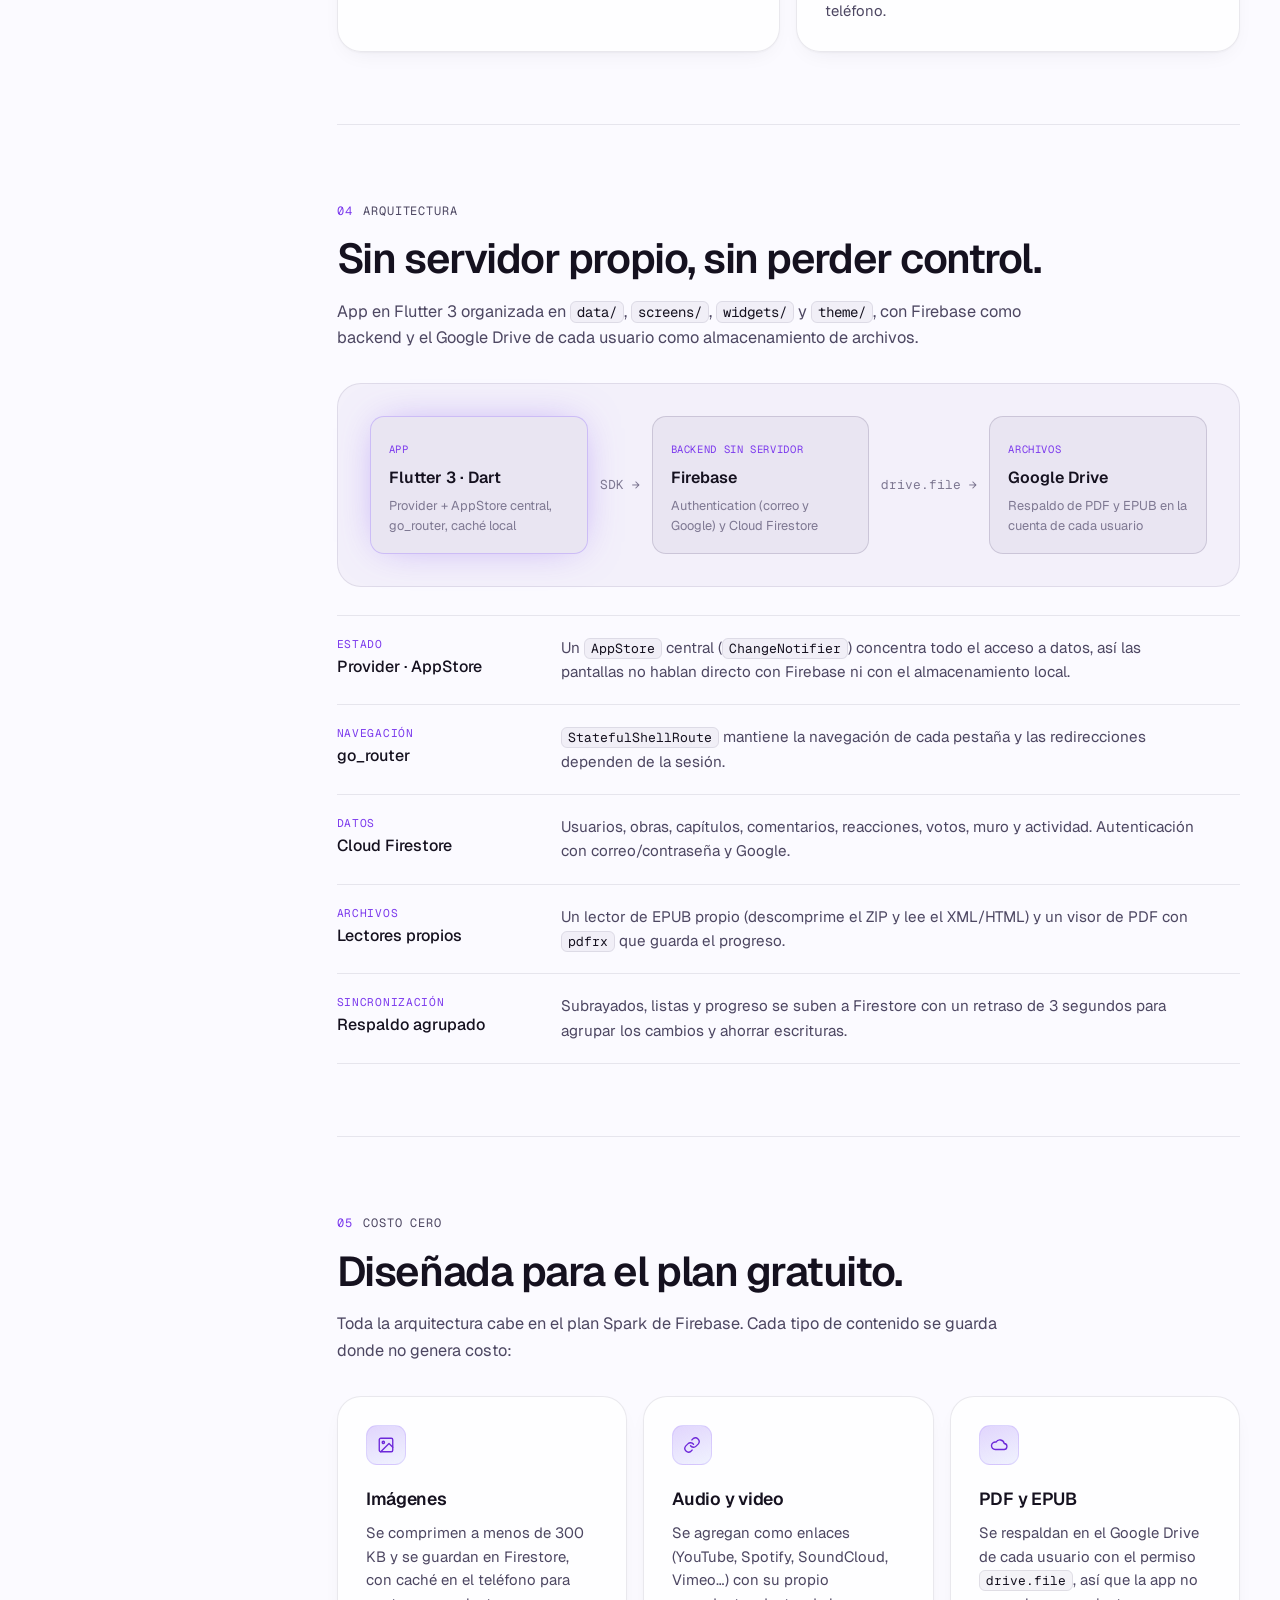
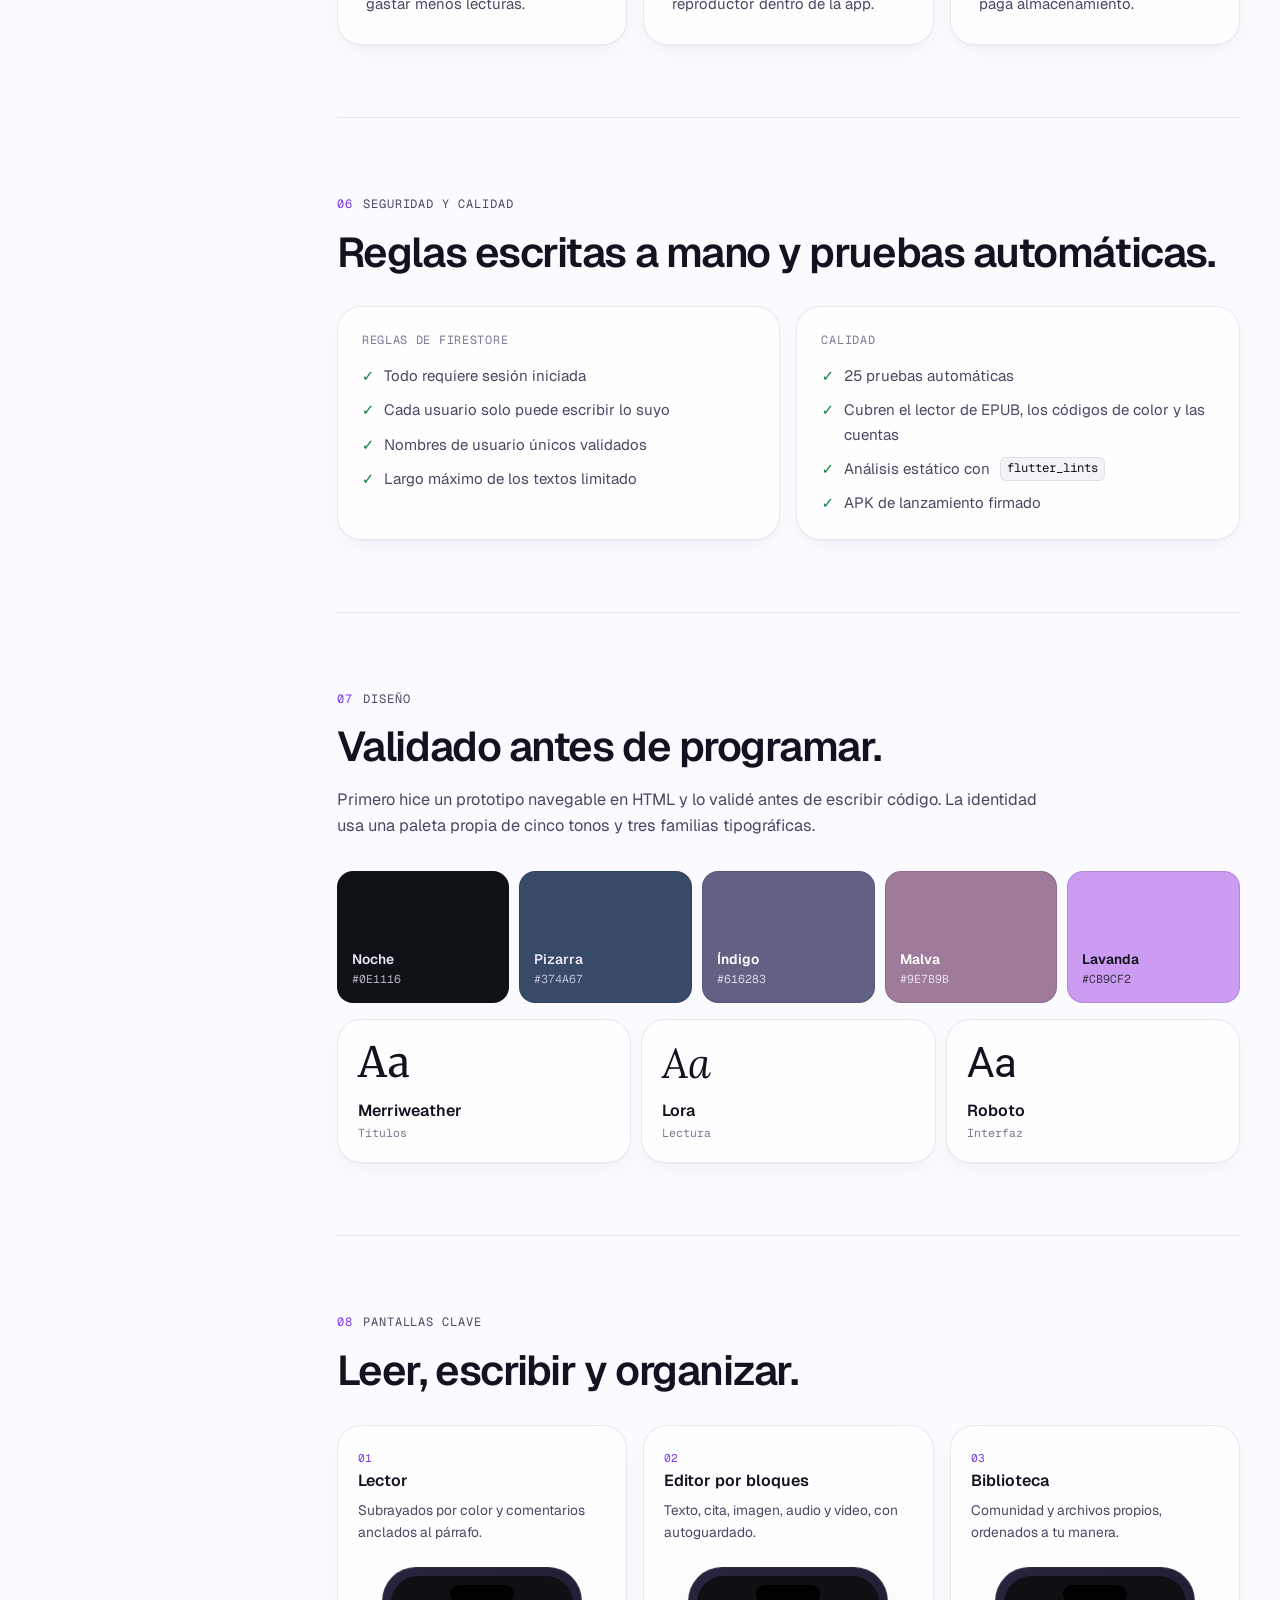
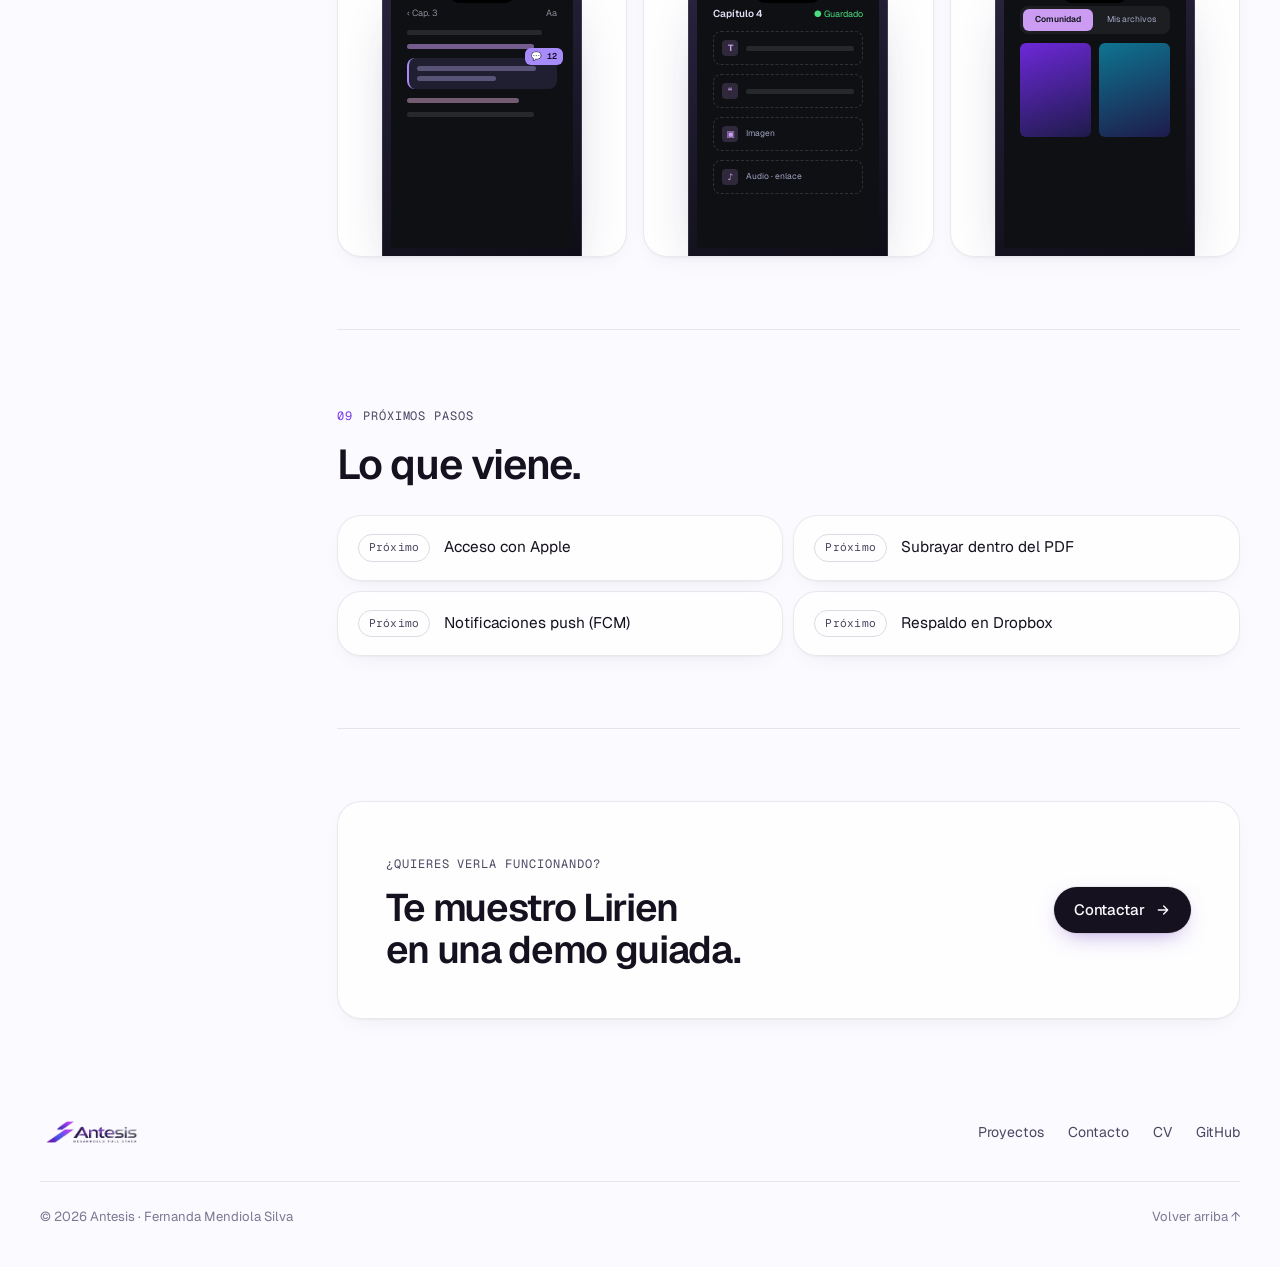
<file: lirien.html>
<!DOCTYPE html>
<html lang="es" class="no-js">
<head>
  <meta charset="UTF-8" />
  <meta name="viewport" content="width=device-width, initial-scale=1.0" />
  <title>Lirien — Case study | Fernanda Mendiola · Antesis</title>
  <meta name="description" content="Case study de Lirien: app Android en Flutter y Firebase para lectores y escritores. Biblioteca de PDF/EPUB, lector inmersivo, estudio de escritura, funciona sin conexión y opera a costo cero." />
  <meta name="theme-color" content="#08070c" />
  <meta name="color-scheme" content="dark light" />
  <link rel="icon" type="image/png" href="assets/img/logo-emblem.png" />
  <link rel="preconnect" href="https://fonts.googleapis.com" />
  <link rel="preconnect" href="https://fonts.gstatic.com" crossorigin />
  <link href="https://fonts.googleapis.com/css2?family=Geist:wght@300..700&family=Geist+Mono:wght@400;500&family=Instrument+Serif:ital@0;1&family=Lora:ital@0;1&family=Merriweather:wght@400;700&family=Roboto:wght@400;500&display=swap" rel="stylesheet" />
  <link rel="stylesheet" href="styles.css" />
  <script>
    (function () {
      var d = document.documentElement, t;
      d.classList.remove('no-js');
      try { t = localStorage.getItem('theme'); } catch (e) {}
      if (!t) t = window.matchMedia && matchMedia('(prefers-color-scheme: light)').matches ? 'light' : 'dark';
      d.setAttribute('data-theme', t);
    })();
  </script>
</head>
<body>
  <a href="#main" class="skip-link">Saltar al contenido</a>

  <div class="backdrop" aria-hidden="true">
    <div class="glow glow-1"></div>
    <div class="glow glow-2"></div>
    <div class="noise"></div>
  </div>

  <header class="nav" id="nav">
    <div class="container nav-inner">
      <a href="index.html" class="brand" aria-label="Antesis — inicio">
        <img class="logo-dark" src="antesis-logo-white.png" alt="Antesis · Desarrollo Full Stack" width="116" height="38" />
        <img class="logo-light" src="antesis-logo.png" alt="Antesis · Desarrollo Full Stack" width="116" height="38" />
      </a>
      <nav aria-label="Principal">
        <ul class="nav-links" id="navLinks">
          <li><a href="index.html#proyectos">Proyectos</a></li>
          <li><a href="index.html#servicios">Servicios</a></li>
          <li><a href="index.html#stack">Stack</a></li>
          <li><a href="index.html#trayectoria">Trayectoria</a></li>
          <li><a href="index.html#contacto">Contacto</a></li>
        </ul>
      </nav>
      <div class="nav-right">
        <button class="theme-btn" id="themeBtn" type="button" aria-label="Cambiar a modo claro" title="Cambiar tema">
          <svg class="i-moon" viewBox="0 0 24 24" fill="none" stroke="currentColor" stroke-width="1.8" stroke-linecap="round" stroke-linejoin="round"><path d="M21 12.8A9 9 0 1 1 11.2 3a7 7 0 0 0 9.8 9.8z"/></svg>
          <svg class="i-sun" viewBox="0 0 24 24" fill="none" stroke="currentColor" stroke-width="1.8" stroke-linecap="round" stroke-linejoin="round"><circle cx="12" cy="12" r="4"/><path d="M12 2v2M12 20v2M4.9 4.9l1.4 1.4M17.7 17.7l1.4 1.4M2 12h2M20 12h2M4.9 19.1l1.4-1.4M17.7 6.3l1.4-1.4"/></svg>
        </button>
        <button class="menu-btn" id="menuBtn" aria-label="Abrir menú" aria-expanded="false" aria-controls="navLinks">
          <span></span><span></span>
        </button>
      </div>
    </div>
  </header>

  <main id="main">
    <!-- ============ CABECERA ============ -->
    <section class="container case-hero">
      <a href="index.html#proyectos" class="back reveal">
        <svg viewBox="0 0 24 24" fill="none" stroke="currentColor" stroke-width="2" stroke-linecap="round" stroke-linejoin="round"><path d="M19 12H5M11 6l-6 6 6 6"/></svg>
        Todos los proyectos
      </a>

      <div class="case-head">
        <div>
          <div class="case-chips reveal">
            <span class="chip live">MVP funcional</span>
            <span class="chip">Android</span>
            <span class="chip">Producto propio</span>
          </div>
          <h1 class="reveal" style="--d:.08s">Lirien<span class="grad-text">.</span><br /><span class="serif" style="font-size:.62em;color:var(--text-2)">Leer y escribir, en un solo lugar.</span></h1>
          <p class="lead reveal" style="--d:.16s">
            App móvil para lectores y escritores que reúne las historias de la comunidad y tu biblioteca personal de PDF y EPUB, con respaldo en la nube y sin depender de la conexión.
          </p>
          <div class="hero-actions reveal" style="--d:.22s">
            <a href="index.html#contacto" class="btn btn-primary">
              Solicitar demo
              <svg class="arrow" viewBox="0 0 24 24" fill="none" stroke="currentColor" stroke-width="2" stroke-linecap="round" stroke-linejoin="round"><path d="M5 12h14M13 6l6 6-6 6"/></svg>
            </a>
            <span class="btn btn-ghost" style="cursor:default" title="El repositorio de Lirien es privado">🔒 Repositorio privado</span>
          </div>
          <p class="apk-note reveal" style="--d:.26s">v1.0.0 · Android · APK firmado</p>
        </div>

        <dl class="meta-list reveal" style="--d:.2s">
          <div><dt>Rol</dt><dd>Diseño, desarrollo y arquitectura</dd></div>
          <div><dt>Plataforma</dt><dd>Android</dd></div>
          <div><dt>Stack</dt><dd>Flutter · Dart · Firebase</dd></div>
          <div><dt>Estado</dt><dd>MVP funcional · v1.0.0</dd></div>
        </dl>
      </div>

      <div class="stats case-stats reveal">
        <div class="stat"><b>~9.5<span class="grad-text">k</span></b><span>líneas de Dart en 28 archivos</span></div>
        <div class="stat"><b class="grad-text">$0</b><span>costo de infraestructura</span></div>
        <div class="stat"><b>25</b><span>pruebas automáticas</span></div>
        <div class="stat"><b>Offline</b><span>funciona sin conexión</span></div>
      </div>

      <!-- Portada con pantallas -->
      <div class="case-cover reveal" aria-hidden="true">
        <div class="phone side">
          <div class="phone-screen">
            <div class="ps-head"><b>Biblioteca</b><span>Ordenar: progreso</span></div>
            <div class="ps-tabs"><span>Comunidad</span><span class="on">Mis archivos</span></div>
            <div class="ps-grid">
              <div class="ps-book b1"><em>EPUB</em></div><div class="ps-book b2"><em>PDF</em></div>
              <div class="ps-book b3"><em>EPUB</em></div><div class="ps-book b4"><em>PDF</em></div>
            </div>
          </div>
        </div>
        <div class="phone center">
          <div class="phone-screen ps-splash">
            <img src="assets/img/lirien-logo-dark.png" alt="" />
            <span>Leer · Escribir · Compartir</span>
          </div>
        </div>
        <div class="phone side">
          <div class="phone-screen">
            <div class="ps-head"><span>‹ Capítulo 3</span><span>42%</span></div>
            <div class="ps-title">La casa de las horas quietas</div>
            <div class="ps-line w90"></div><div class="ps-line w85"></div>
            <div class="ps-line w75 mk-lav"></div>
            <div class="ps-hl"><span class="ps-bubble">💬 12</span><div class="ps-line w90"></div><div class="ps-line w75"></div></div>
            <div class="ps-line w85"></div><div class="ps-line w60 mk-malva"></div>
            <div class="ps-react"><span>♥ 48</span><span>▲ 21</span><span>💬 12</span></div>
          </div>
        </div>
      </div>
    </section>

    <!-- ============ CUERPO ============ -->
    <div class="container case-body">
      <nav class="toc" aria-label="Contenido del case study">
        <a href="#resumen">Resumen</a>
        <a href="#problema">El problema</a>
        <a href="#funcionalidades">Funcionalidades</a>
        <a href="#arquitectura">Arquitectura</a>
        <a href="#costo-cero">Costo cero</a>
        <a href="#seguridad">Seguridad y calidad</a>
        <a href="#diseno">Diseño</a>
        <a href="#pantallas">Pantallas</a>
        <a href="#proximos">Próximos pasos</a>
      </nav>

      <div>
        <section id="resumen" class="chapter reveal">
          <span class="eyebrow"><span class="idx">01</span> Resumen</span>
          <h2>Un espacio para lectores y escritores.</h2>
          <p>
            <strong>Lirien</strong> reúne en un solo lugar las historias de la comunidad y la biblioteca personal (PDF y EPUB). Junta la parte social de las plataformas de lectura por capítulos con la privacidad de un lector propio, con respaldo en la nube.
          </p>
        </section>

        <section id="problema" class="chapter reveal">
          <span class="eyebrow"><span class="idx">02</span> El problema</span>
          <h2>La experiencia de lectura está partida en dos.</h2>
          <p>
            Hoy los lectores reparten su experiencia entre apps sociales llenas de distracciones y lectores de PDF/EPUB que no se conectan con nada y no guardan bien sus notas.
          </p>
          <div class="split">
            <div class="card">
              <h4>Hoy</h4>
              <ul>
                <li>Apps sociales llenas de distracciones</li>
                <li>Lectores de PDF/EPUB aislados</li>
                <li>Notas y subrayados que se pierden</li>
              </ul>
            </div>
            <div class="card good">
              <h4>Con Lirien</h4>
              <ul>
                <li>Comunidad y archivos propios en una sola app</li>
                <li>Interfaz limpia con tema claro y oscuro</li>
                <li>Tipografía configurable y notas respaldadas</li>
              </ul>
            </div>
          </div>
        </section>

        <section id="funcionalidades" class="chapter reveal">
          <span class="eyebrow"><span class="idx">03</span> Funcionalidades</span>
          <h2>Todo el ciclo: descubrir, leer, escribir.</h2>
          <div class="features">
            <article class="card feature">
              <span class="ico"><svg viewBox="0 0 24 24" fill="none" stroke="currentColor" stroke-width="1.8" stroke-linecap="round" stroke-linejoin="round"><path d="M4 19.5A2.5 2.5 0 0 1 6.5 17H20V3H6.5A2.5 2.5 0 0 0 4 5.5v14z"/><path d="M4 19.5A2.5 2.5 0 0 0 6.5 22H20v-5"/></svg></span>
              <h3>Biblioteca en dos partes</h3>
              <p>Una pestaña con las historias de la comunidad y otra con tus archivos. Importa PDF y EPUB y ordénalos por fecha, título o progreso. La portada se extrae sola: la imagen del EPUB o la primera página del PDF.</p>
            </article>
            <article class="card feature">
              <span class="ico"><svg viewBox="0 0 24 24" fill="none" stroke="currentColor" stroke-width="1.8" stroke-linecap="round" stroke-linejoin="round"><path d="M3 14v-2a9 9 0 0 1 18 0v2"/><rect x="3" y="14" width="4" height="7" rx="1.5"/><rect x="17" y="14" width="4" height="7" rx="1.5"/></svg></span>
              <h3>Lector inmersivo</h3>
              <p>Historias y EPUB comparten el mismo lector, con tipografía, tamaño y tema a elección. Los capítulos admiten imágenes, audio y video, y una cabecera con ambientación animada o música en bucle.</p>
            </article>
            <article class="card feature">
              <span class="ico"><svg viewBox="0 0 24 24" fill="none" stroke="currentColor" stroke-width="1.8" stroke-linecap="round" stroke-linejoin="round"><path d="M21 12a8 8 0 0 1-11.6 7.1L4 20l1-4.6A8 8 0 1 1 21 12z"/></svg></span>
              <h3>Interacción por párrafo</h3>
              <p>Comentarios, reacciones y votos sobre escenas concretas. Subrayados por color, con un nombre propio para cada color y una pantalla para filtrarlos.</p>
            </article>
            <article class="card feature">
              <span class="ico"><svg viewBox="0 0 24 24" fill="none" stroke="currentColor" stroke-width="1.8" stroke-linecap="round" stroke-linejoin="round"><path d="M12 20h9M16.5 3.5a2.1 2.1 0 0 1 3 3L7 19l-4 1 1-4z"/></svg></span>
              <h3>Estudio de escritura</h3>
              <p>Editor por bloques (texto, cita, separador, imagen, audio y video) con autoguardado. Gestión de obras y capítulos, y publicación desde la app.</p>
            </article>
            <article class="card feature">
              <span class="ico"><svg viewBox="0 0 24 24" fill="none" stroke="currentColor" stroke-width="1.8" stroke-linecap="round" stroke-linejoin="round"><circle cx="9" cy="8" r="3.5"/><path d="M2.5 20c.8-3.4 3.4-5.5 6.5-5.5s5.7 2.1 6.5 5.5M16 4.5a3.5 3.5 0 0 1 0 7M18.5 14.8c1.6.8 2.7 2.6 3 5.2"/></svg></span>
              <h3>Capa social</h3>
              <p>Perfiles con banner y foto, muro, seguidores, feed de actividad, búsqueda por etiquetas y listas de lectura.</p>
            </article>
            <article class="card feature">
              <span class="ico"><svg viewBox="0 0 24 24" fill="none" stroke="currentColor" stroke-width="1.8" stroke-linecap="round" stroke-linejoin="round"><path d="M2 2l20 20M8.5 16.5a5 5 0 0 1 7 0M5 13a10 10 0 0 1 5.2-2.8M19 13a10 10 0 0 0-2-1.6M2 8.8a15 15 0 0 1 4.2-2.6M22 8.8A15 15 0 0 0 11 5M12 20h.01"/></svg></span>
              <h3>Funciona sin conexión</h3>
              <p>Si no hay Firebase configurado o no hay internet, la app sigue funcionando con los datos guardados en el teléfono.</p>
            </article>
          </div>
        </section>

        <section id="arquitectura" class="chapter reveal">
          <span class="eyebrow"><span class="idx">04</span> Arquitectura</span>
          <h2>Sin servidor propio, sin perder control.</h2>
          <p>App en Flutter 3 organizada en <code>data/</code>, <code>screens/</code>, <code>widgets/</code> y <code>theme/</code>, con Firebase como backend y el Google Drive de cada usuario como almacenamiento de archivos.</p>

          <div class="arch">
            <div class="layer core">
              <small>App</small>
              <b>Flutter 3 · Dart</b>
              <span>Provider + AppStore central, go_router, caché local</span>
            </div>
            <div class="arrow">SDK</div>
            <div class="layer">
              <small>Backend sin servidor</small>
              <b>Firebase</b>
              <span>Authentication (correo y Google) y Cloud Firestore</span>
            </div>
            <div class="arrow">drive.file</div>
            <div class="layer">
              <small>Archivos</small>
              <b>Google Drive</b>
              <span>Respaldo de PDF y EPUB en la cuenta de cada usuario</span>
            </div>
          </div>

          <div class="decisions">
            <div class="decision">
              <b><small>Estado</small>Provider · AppStore</b>
              <p>Un <code>AppStore</code> central (<code>ChangeNotifier</code>) concentra todo el acceso a datos, así las pantallas no hablan directo con Firebase ni con el almacenamiento local.</p>
            </div>
            <div class="decision">
              <b><small>Navegación</small>go_router</b>
              <p><code>StatefulShellRoute</code> mantiene la navegación de cada pestaña y las redirecciones dependen de la sesión.</p>
            </div>
            <div class="decision">
              <b><small>Datos</small>Cloud Firestore</b>
              <p>Usuarios, obras, capítulos, comentarios, reacciones, votos, muro y actividad. Autenticación con correo/contraseña y Google.</p>
            </div>
            <div class="decision">
              <b><small>Archivos</small>Lectores propios</b>
              <p>Un lector de EPUB propio (descomprime el ZIP y lee el XML/HTML) y un visor de PDF con <code>pdfrx</code> que guarda el progreso.</p>
            </div>
            <div class="decision">
              <b><small>Sincronización</small>Respaldo agrupado</b>
              <p>Subrayados, listas y progreso se suben a Firestore con un retraso de 3 segundos para agrupar los cambios y ahorrar escrituras.</p>
            </div>
          </div>
        </section>

        <section id="costo-cero" class="chapter reveal">
          <span class="eyebrow"><span class="idx">05</span> Costo cero</span>
          <h2>Diseñada para el plan gratuito.</h2>
          <p>Toda la arquitectura cabe en el plan Spark de Firebase. Cada tipo de contenido se guarda donde no genera costo:</p>
          <div class="features three">
            <article class="card feature">
              <span class="ico"><svg viewBox="0 0 24 24" fill="none" stroke="currentColor" stroke-width="1.8" stroke-linecap="round" stroke-linejoin="round"><rect x="3" y="3" width="18" height="18" rx="2"/><circle cx="8.5" cy="8.5" r="1.5"/><path d="m21 15-5-5L5 21"/></svg></span>
              <h3>Imágenes</h3>
              <p>Se comprimen a menos de 300 KB y se guardan en Firestore, con caché en el teléfono para gastar menos lecturas.</p>
            </article>
            <article class="card feature">
              <span class="ico"><svg viewBox="0 0 24 24" fill="none" stroke="currentColor" stroke-width="1.8" stroke-linecap="round" stroke-linejoin="round"><path d="M10 13a5 5 0 0 0 7.5.5l3-3a5 5 0 0 0-7-7l-1.7 1.7"/><path d="M14 11a5 5 0 0 0-7.5-.5l-3 3a5 5 0 0 0 7 7l1.7-1.7"/></svg></span>
              <h3>Audio y video</h3>
              <p>Se agregan como enlaces (YouTube, Spotify, SoundCloud, Vimeo…) con su propio reproductor dentro de la app.</p>
            </article>
            <article class="card feature">
              <span class="ico"><svg viewBox="0 0 24 24" fill="none" stroke="currentColor" stroke-width="1.8" stroke-linecap="round" stroke-linejoin="round"><path d="M7 18a5 5 0 1 1 1-9.9A6 6 0 0 1 19 10a4 4 0 0 1-1 8H7z"/></svg></span>
              <h3>PDF y EPUB</h3>
              <p>Se respaldan en el Google Drive de cada usuario con el permiso <code>drive.file</code>, así que la app no paga almacenamiento.</p>
            </article>
          </div>
        </section>

        <section id="seguridad" class="chapter reveal">
          <span class="eyebrow"><span class="idx">06</span> Seguridad y calidad</span>
          <h2>Reglas escritas a mano y pruebas automáticas.</h2>
          <div class="split">
            <div class="card good">
              <h4>Reglas de Firestore</h4>
              <ul>
                <li>Todo requiere sesión iniciada</li>
                <li>Cada usuario solo puede escribir lo suyo</li>
                <li>Nombres de usuario únicos validados</li>
                <li>Largo máximo de los textos limitado</li>
              </ul>
            </div>
            <div class="card good">
              <h4>Calidad</h4>
              <ul>
                <li>25 pruebas automáticas</li>
                <li>Cubren el lector de EPUB, los códigos de color y las cuentas</li>
                <li>Análisis estático con <code>flutter_lints</code></li>
                <li>APK de lanzamiento firmado</li>
              </ul>
            </div>
          </div>
        </section>

        <section id="diseno" class="chapter reveal">
          <span class="eyebrow"><span class="idx">07</span> Diseño</span>
          <h2>Validado antes de programar.</h2>
          <p>Primero hice un prototipo navegable en HTML y lo validé antes de escribir código. La identidad usa una paleta propia de cinco tonos y tres familias tipográficas.</p>

          <div class="palette">
            <div class="swatch" style="background:#0E1116;color:#ECE6F5"><b>Noche</b><span>#0E1116</span></div>
            <div class="swatch" style="background:#374A67;color:#ECE6F5"><b>Pizarra</b><span>#374A67</span></div>
            <div class="swatch" style="background:#616283;color:#fff"><b>Índigo</b><span>#616283</span></div>
            <div class="swatch" style="background:#9E7B9B;color:#fff"><b>Malva</b><span>#9E7B9B</span></div>
            <div class="swatch" style="background:#CB9CF2;color:#0E1116"><b>Lavanda</b><span>#CB9CF2</span></div>
          </div>

          <div class="type-specimens">
            <div class="card"><span class="aa" style="font-family:'Merriweather',serif">Aa</span><b>Merriweather</b><small>Títulos</small></div>
            <div class="card"><span class="aa" style="font-family:'Lora',serif;font-style:italic">Aa</span><b>Lora</b><small>Lectura</small></div>
            <div class="card"><span class="aa" style="font-family:'Roboto',sans-serif">Aa</span><b>Roboto</b><small>Interfaz</small></div>
          </div>
        </section>

        <section id="pantallas" class="chapter reveal">
          <span class="eyebrow"><span class="idx">08</span> Pantallas clave</span>
          <h2>Leer, escribir y organizar.</h2>

          <div class="screens">
            <article class="card screen">
              <span class="num">01</span>
              <h3>Lector</h3>
              <p>Subrayados por color y comentarios anclados al párrafo.</p>
              <div class="phone" aria-hidden="true">
                <div class="phone-screen">
                  <div class="ps-head"><span>‹ Cap. 3</span><span>Aa</span></div>
                  <div class="ps-line w90"></div>
                  <div class="ps-line w85 mk-lav"></div>
                  <div class="ps-hl"><span class="ps-bubble">💬 12</span><div class="ps-line w90"></div><div class="ps-line w60"></div></div>
                  <div class="ps-line w75 mk-malva"></div>
                  <div class="ps-line w85"></div>
                </div>
              </div>
            </article>
            <article class="card screen">
              <span class="num">02</span>
              <h3>Editor por bloques</h3>
              <p>Texto, cita, imagen, audio y video, con autoguardado.</p>
              <div class="phone" aria-hidden="true">
                <div class="phone-screen">
                  <div class="ps-head"><b>Capítulo 4</b><span class="ps-saved">● Guardado</span></div>
                  <div class="ps-block"><b>T</b><div class="ps-line w90"></div></div>
                  <div class="ps-block"><b>“</b><div class="ps-line w75"></div></div>
                  <div class="ps-block"><b>▣</b><span>Imagen</span></div>
                  <div class="ps-block"><b>♪</b><span>Audio · enlace</span></div>
                </div>
              </div>
            </article>
            <article class="card screen">
              <span class="num">03</span>
              <h3>Biblioteca</h3>
              <p>Comunidad y archivos propios, ordenados a tu manera.</p>
              <div class="phone" aria-hidden="true">
                <div class="phone-screen">
                  <div class="ps-tabs"><span class="on">Comunidad</span><span>Mis archivos</span></div>
                  <div class="ps-grid">
                    <div class="ps-book b1"></div><div class="ps-book b3"></div>
                  </div>
                </div>
              </div>
            </article>
          </div>
        </section>

        <section id="proximos" class="chapter reveal">
          <span class="eyebrow"><span class="idx">09</span> Próximos pasos</span>
          <h2>Lo que viene.</h2>
          <ul class="next-list">
            <li class="card"><span class="chip">Próximo</span>Acceso con Apple</li>
            <li class="card"><span class="chip">Próximo</span>Subrayar dentro del PDF</li>
            <li class="card"><span class="chip">Próximo</span>Notificaciones push (FCM)</li>
            <li class="card"><span class="chip">Próximo</span>Respaldo en Dropbox</li>
          </ul>
        </section>

        <div class="card next-project reveal">
          <div>
            <span class="eyebrow">¿Quieres verla funcionando?</span>
            <h2>Te muestro Lirien<br />en una demo guiada.</h2>
          </div>
          <div class="hero-actions" style="margin-top:0">
            <a href="index.html#contacto" class="btn btn-primary">
              Contactar
              <svg class="arrow" viewBox="0 0 24 24" fill="none" stroke="currentColor" stroke-width="2" stroke-linecap="round" stroke-linejoin="round"><path d="M5 12h14M13 6l6 6-6 6"/></svg>
            </a>
          </div>
        </div>
      </div>
    </div>
  </main>

  <footer class="container footer">
    <div class="footer-top">
      <img class="logo-dark" src="antesis-logo-white.png" alt="Antesis" width="103" height="34" />
      <img class="logo-light" src="antesis-logo.png" alt="Antesis" width="103" height="34" />
      <nav class="footer-nav" aria-label="Pie de página">
        <a href="index.html#proyectos">Proyectos</a>
        <a href="index.html#contacto">Contacto</a>
        <a href="CV-Fernanda-Mendiola.pdf" target="_blank" rel="noopener">CV</a>
        <a href="https://github.com/fer161" target="_blank" rel="noopener">GitHub</a>
      </nav>
    </div>
    <div class="footer-bottom">
      <span>© <span data-year>2026</span> Antesis · Fernanda Mendiola Silva</span>
      <a href="#main" class="to-top">Volver arriba ↑</a>
    </div>
  </footer>

  <script src="app.js" defer></script>
</body>
</html>
</file>
<file: styles.css>
/* ==========================================================================
   ANTESIS — Fernanda Mendiola Silva
   Sistema visual v2 · Oscuro editorial · Violeta / Índigo de marca
   ========================================================================== */

/* Tokens de color — tema oscuro (por defecto).
   Las vitrinas (.project-visual, .hero-visual, .case-cover) siempre usan el tema oscuro. */
:root,
.project-visual, .hero-visual, .case-cover {
  color-scheme: dark;
  --bg: #08070c;
  --bg-2: #0d0b14;
  --surface: rgba(255, 255, 255, 0.025);
  --surface-2: rgba(255, 255, 255, 0.045);
  --surface-hover: rgba(255, 255, 255, 0.08);
  --surface-solid: #110e19;
  --panel: rgba(17, 14, 25, 0.95);
  --border: rgba(255, 255, 255, 0.07);
  --border-2: rgba(255, 255, 255, 0.12);
  --border-hover: rgba(255, 255, 255, 0.2);
  --text: #f3f1f8;
  --text-2: #a7a1b6;
  --text-3: #6d677b;
  --violet: #a78bfa;
  --green: #4ade80;
  --amber: #fcd34d;
  --icon: #ddd6fe;
  --grad-text: linear-gradient(100deg, #c4b5fd 0%, #818cf8 45%, #e9d5ff 100%);
  --grid-line: rgba(255, 255, 255, 0.035);
  --glow-opacity: 0.55;
  --nav-bg: rgba(8, 7, 12, 0.72);
  --menu-bg: rgba(17, 14, 25, 0.96);
  --form-bg: rgba(8, 7, 12, 0.55);
  --input-bg: rgba(255, 255, 255, 0.03);
  --input-bg-focus: rgba(255, 255, 255, 0.05);
  --well: rgba(0, 0, 0, 0.3);
  --quote: #ede9fe;
  --contact-bg: var(--bg-2);
  --contact-glow-1: rgba(124, 58, 237, 0.28);
  --contact-glow-2: rgba(79, 108, 247, 0.18);
  --shadow-card: none;
}
.project-visual, .hero-visual, .case-cover { color: var(--text); }

/* Tema claro */
:root[data-theme="light"] {
  color-scheme: light;
  --bg: #fbfaff;
  --bg-2: #f3f0fa;
  --surface: rgba(255, 255, 255, 0.7);
  --surface-2: rgba(40, 20, 80, 0.045);
  --surface-hover: rgba(40, 20, 80, 0.08);
  --surface-solid: #ffffff;
  --panel: #ffffff;
  --border: rgba(30, 16, 60, 0.09);
  --border-2: rgba(30, 16, 60, 0.15);
  --border-hover: rgba(30, 16, 60, 0.28);
  --text: #15111f;
  --text-2: #4d4762;
  --text-3: #7e7892;
  --violet: #7c3aed;
  --green: #15803d;
  --amber: #b45309;
  --icon: #6d28d9;
  --grad-text: linear-gradient(100deg, #6d28d9 0%, #4f46e5 50%, #9333ea 100%);
  --grid-line: rgba(60, 30, 120, 0.06);
  --glow-opacity: 0.16;
  --nav-bg: rgba(251, 250, 255, 0.78);
  --menu-bg: rgba(255, 255, 255, 0.97);
  --form-bg: rgba(255, 255, 255, 0.8);
  --input-bg: #ffffff;
  --input-bg-focus: #ffffff;
  --well: rgba(255, 255, 255, 0.85);
  --quote: #3b0764;
  --contact-bg: #f6f3fd;
  --contact-glow-1: rgba(124, 58, 237, 0.14);
  --contact-glow-2: rgba(79, 108, 247, 0.1);
  --shadow-card: 0 1px 2px rgba(30, 16, 60, 0.04), 0 8px 24px -12px rgba(30, 16, 60, 0.1);
}

:root {
  /* Marca (tomada del logo Antesis) */
  --violet-strong: #8b5cf6;
  --indigo: #6366f1;
  --magenta: #c084fc;
  --grad: linear-gradient(120deg, #7c3aed 0%, #4f6cf7 45%, #c084fc 100%);

  /* Tipografía */
  --font: 'Geist', ui-sans-serif, system-ui, -apple-system, 'Segoe UI', sans-serif;
  --font-mono: 'Geist Mono', ui-monospace, 'SFMono-Regular', Menlo, monospace;
  --font-serif: 'Instrument Serif', Georgia, serif;

  /* Formas */
  --r-sm: 10px;
  --r: 16px;
  --r-lg: 24px;
  --r-pill: 999px;

  --ease: cubic-bezier(0.16, 1, 0.3, 1);
  --container: 1200px;
  --gutter: clamp(16px, 4vw, 32px);
}

/* ==========================================================================
   Base
   ========================================================================== */

*, *::before, *::after { box-sizing: border-box; margin: 0; padding: 0; }

html {
  scroll-behavior: smooth;
  scroll-padding-top: 96px;
  -webkit-text-size-adjust: 100%;
  background: var(--bg);
}

body {
  transition: background-color .3s ease, color .3s ease;
  font-family: var(--font);
  font-size: 16px;
  line-height: 1.6;
  color: var(--text);
  background: var(--bg);
  overflow-x: hidden;
  -webkit-font-smoothing: antialiased;
  -moz-osx-font-smoothing: grayscale;
  text-rendering: optimizeLegibility;
}

::selection { background: rgba(139, 92, 246, 0.35); color: #fff; }

a { color: inherit; text-decoration: none; }
img, svg { display: block; max-width: 100%; }
button { font: inherit; color: inherit; background: none; border: 0; cursor: pointer; }
ul { list-style: none; }

:focus-visible {
  outline: 2px solid var(--violet);
  outline-offset: 3px;
  border-radius: 6px;
}

.container {
  width: 100%;
  max-width: calc(var(--container) + var(--gutter) * 2);
  margin-inline: auto;
  padding-inline: var(--gutter);
}

.skip-link {
  position: absolute; left: 16px; top: -60px; z-index: 200;
  padding: 10px 16px; border-radius: var(--r-sm);
  background: var(--text); color: var(--bg); font-weight: 600;
}
.skip-link:focus { top: 16px; }

/* ==========================================================================
   Fondo
   ========================================================================== */

.backdrop {
  position: fixed; inset: 0; z-index: -1; pointer-events: none; overflow: hidden;
}
.backdrop::before {
  /* retícula técnica que se desvanece */
  content: ''; position: absolute; inset: 0;
  background-image:
    linear-gradient(var(--grid-line) 1px, transparent 1px),
    linear-gradient(90deg, var(--grid-line) 1px, transparent 1px);
  background-size: 64px 64px;
  mask-image: radial-gradient(ellipse 80% 60% at 50% 0%, #000 30%, transparent 75%);
  -webkit-mask-image: radial-gradient(ellipse 80% 60% at 50% 0%, #000 30%, transparent 75%);
}
.backdrop .glow {
  position: absolute; border-radius: 50%; filter: blur(110px); opacity: var(--glow-opacity);
}
.backdrop .glow-1 { width: 620px; height: 420px; top: -220px; left: 50%; transform: translateX(-60%); background: #5b21b6; }
.backdrop .glow-2 { width: 420px; height: 320px; top: -120px; right: -140px; background: #3730a3; opacity: 0.4; }
.backdrop .noise {
  position: absolute; inset: 0; opacity: 0.035; mix-blend-mode: overlay;
  background-image: url("data:image/svg+xml,%3Csvg xmlns='http://www.w3.org/2000/svg' width='160' height='160'%3E%3Cfilter id='n'%3E%3CfeTurbulence type='fractalNoise' baseFrequency='0.9' numOctaves='3' stitchTiles='stitch'/%3E%3C/filter%3E%3Crect width='100%25' height='100%25' filter='url(%23n)'/%3E%3C/svg%3E");
}

/* ==========================================================================
   Utilidades tipográficas
   ========================================================================== */

.mono { font-family: var(--font-mono); }
.serif { font-family: var(--font-serif); font-style: italic; font-weight: 400; letter-spacing: -0.01em; }
.grad-text {
  background: var(--grad-text);
  -webkit-background-clip: text; background-clip: text;
  color: transparent;
}

.eyebrow {
  display: inline-flex; align-items: center; gap: 10px;
  font-family: var(--font-mono); font-size: 12px; letter-spacing: 0.08em;
  text-transform: uppercase; color: var(--text-2);
}
.eyebrow .idx { color: var(--violet); }

.section { padding-block: clamp(80px, 10vw, 120px); position: relative; }

.section-head {
  display: flex; align-items: flex-end; justify-content: space-between;
  gap: 32px; flex-wrap: wrap; margin-bottom: 56px;
}
.section-head h2 {
  font-size: clamp(2.1rem, 5vw, 3.4rem);
  line-height: 1.04; letter-spacing: -0.035em; font-weight: 600;
  margin-top: 16px; max-width: 16ch;
}
.section-head p.lead {
  color: var(--text-2); max-width: 42ch; font-size: 1.02rem;
}

/* ==========================================================================
   Botones
   ========================================================================== */

.btn {
  --h: 46px;
  display: inline-flex; align-items: center; justify-content: center; gap: 10px;
  height: var(--h); padding: 0 20px; border-radius: var(--r-pill);
  font-size: 0.94rem; font-weight: 500; letter-spacing: -0.005em;
  white-space: nowrap;
  transition: transform .25s var(--ease), background .25s var(--ease), border-color .25s var(--ease), box-shadow .25s var(--ease), color .25s;
}
.btn svg { width: 16px; height: 16px; transition: transform .25s var(--ease); }
.btn:hover svg.arrow { transform: translateX(3px); }

.btn-primary {
  background: var(--text); color: var(--bg);
  box-shadow: 0 0 0 1px rgba(255,255,255,0.1), 0 8px 30px -8px rgba(167, 139, 250, 0.55);
}
.btn-primary:hover { transform: translateY(-1px); box-shadow: 0 0 0 1px rgba(255,255,255,0.2), 0 12px 40px -8px rgba(167, 139, 250, 0.75); }

.btn-ghost {
  background: var(--surface-2); border: 1px solid var(--border-2); color: var(--text);
}
.btn-ghost:hover { background: var(--surface-hover); border-color: var(--border-hover); }

.btn-link {
  height: auto; padding: 0; color: var(--text-2); border-radius: 4px;
}
.btn-link:hover { color: var(--text); }

.btn-sm { --h: 38px; padding: 0 16px; font-size: 0.875rem; }

/* ==========================================================================
   Navegación
   ========================================================================== */

.nav {
  position: fixed; top: 0; inset-inline: 0; z-index: 100;
  transition: background .3s var(--ease), border-color .3s var(--ease), backdrop-filter .3s;
  border-bottom: 1px solid transparent;
}
.nav.is-scrolled {
  background: var(--nav-bg);
  backdrop-filter: saturate(160%) blur(16px);
  -webkit-backdrop-filter: saturate(160%) blur(16px);
  border-bottom-color: var(--border);
}
.nav-inner {
  height: 72px; display: flex; align-items: center; justify-content: space-between; gap: 24px;
}
.brand { display: flex; align-items: center; flex-shrink: 0; }
.brand img { height: 38px; width: auto; }

.nav-links { display: flex; align-items: center; gap: 4px; }
.nav-links a {
  font-size: 0.9rem; color: var(--text-2); padding: 8px 14px; border-radius: var(--r-pill);
  transition: color .2s, background .2s;
}
.nav-links a:hover, .nav-links a.is-active { color: var(--text); background: var(--surface-2); }

.nav-right { display: flex; align-items: center; gap: 12px; }

.status {
  display: inline-flex; align-items: center; gap: 8px;
  font-size: 0.8rem; color: var(--text-2);
}
.status-dot {
  width: 8px; height: 8px; border-radius: 50%; background: var(--green); position: relative; flex-shrink: 0;
  box-shadow: 0 0 12px rgba(74, 222, 128, 0.7);
}
.status-dot::after {
  content: ''; position: absolute; inset: -4px; border-radius: 50%;
  border: 1px solid var(--green); opacity: 0; animation: ping 2.4s var(--ease) infinite;
}
@keyframes ping { 0% { transform: scale(.6); opacity: .8; } 100% { transform: scale(1.8); opacity: 0; } }

.menu-btn {
  display: none; width: 42px; height: 42px; border-radius: 12px;
  border: 1px solid var(--border-2); background: var(--surface-2);
  align-items: center; justify-content: center; flex-direction: column; gap: 5px;
}
.menu-btn span { width: 16px; height: 1.5px; background: var(--text); border-radius: 2px; transition: transform .3s var(--ease); }
.nav.is-open .menu-btn span:first-child { transform: translateY(3.25px) rotate(45deg); }
.nav.is-open .menu-btn span:last-child { transform: translateY(-3.25px) rotate(-45deg); }

/* ==========================================================================
   Hero
   ========================================================================== */

.hero {
  padding-top: clamp(130px, 18vh, 180px);
  padding-bottom: clamp(64px, 10vw, 110px);
  display: grid; grid-template-columns: minmax(0, 1.1fr) minmax(0, 0.9fr);
  gap: clamp(40px, 6vw, 80px); align-items: center;
}

.pill {
  display: inline-flex; align-items: center; gap: 10px;
  padding: 6px 14px 6px 8px; border-radius: var(--r-pill);
  background: var(--surface-2); border: 1px solid var(--border-2);
  font-size: 0.82rem; color: var(--text-2);
}
.pill .tag {
  padding: 2px 8px; border-radius: var(--r-pill); font-size: 0.72rem; font-weight: 600;
  background: rgba(74, 222, 128, 0.12); color: var(--green); letter-spacing: 0.02em;
}

.hero h1 {
  margin-top: 0;
  font-size: clamp(2.5rem, 5.4vw, 4.35rem);
  line-height: 0.98; letter-spacing: -0.045em; font-weight: 600;
}
.hero h1 .serif { font-size: 1.08em; letter-spacing: -0.02em; }

.hero-sub {
  margin-top: 28px; max-width: 52ch; color: var(--text-2); font-size: clamp(1rem, 1.4vw, 1.12rem);
}
.hero-sub strong { color: var(--text); font-weight: 500; }

.hero-actions { margin-top: 36px; display: flex; flex-wrap: wrap; align-items: center; gap: 12px; }
.hero-actions .btn-link { margin-left: 8px; }

/* Código del hero */
.hero-visual { position: relative; }

.window {
  position: relative;
  background: linear-gradient(180deg, rgba(23, 19, 34, 0.92), rgba(13, 11, 20, 0.96));
  border: 1px solid var(--border-2); border-radius: var(--r-lg);
  box-shadow: 0 40px 100px -30px rgba(91, 33, 182, 0.55), 0 0 0 1px rgba(255,255,255,0.02) inset;
  overflow: hidden;
}
.window::before {
  content: ''; position: absolute; inset: 0 0 auto 0; height: 1px;
  background: linear-gradient(90deg, transparent, rgba(196, 181, 253, 0.6), transparent);
}
.window-bar {
  display: flex; align-items: center; gap: 16px; padding: 12px 16px;
  border-bottom: 1px solid var(--border);
}
.dots { display: flex; gap: 6px; }
.dots i { width: 10px; height: 10px; border-radius: 50%; background: rgba(255,255,255,0.12); }
.tabs { display: flex; gap: 4px; overflow: hidden; }
.code::-webkit-scrollbar { display: none; }
.tabs span {
  font-family: var(--font-mono); font-size: 0.72rem; color: var(--text-3);
  padding: 4px 10px; border-radius: 6px; white-space: nowrap;
}
.tabs span.on { color: var(--text); background: var(--surface-2); }

.code {
  font-family: var(--font-mono); font-size: clamp(0.72rem, 1.05vw, 0.82rem); line-height: 1.85;
  padding: 18px 0; counter-reset: ln; overflow-x: auto; scrollbar-width: none;
}
.code .l { display: block; padding: 0 20px 0 0; white-space: pre; }
.code .l::before {
  counter-increment: ln; content: counter(ln);
  display: inline-block; width: 44px; padding-right: 16px; text-align: right; color: rgba(255,255,255,0.18);
}
.code .l.hl { background: linear-gradient(90deg, rgba(139, 92, 246, 0.16), transparent 80%); box-shadow: inset 2px 0 0 var(--violet); }
.tk-k { color: #c4b5fd; }   /* keyword */
.tk-d { color: #f0abfc; }   /* decorator */
.tk-t { color: #93c5fd; }   /* type */
.tk-f { color: #e9e6f2; }   /* function */
.tk-s { color: #86efac; }   /* string */
.tk-c { color: #5f5a6e; font-style: italic; } /* comment */
.tk-p { color: #8e889e; }   /* punctuation */
.caret { display: inline-block; width: 7px; height: 1.1em; background: var(--violet); vertical-align: -2px; animation: blink 1.1s steps(1) infinite; }
@keyframes blink { 50% { opacity: 0; } }

.float-card {
  position: absolute; z-index: 2;
  background: var(--panel);
  backdrop-filter: blur(14px); -webkit-backdrop-filter: blur(14px);
  border: 1px solid var(--border-2); border-radius: 14px;
  padding: 12px 14px; font-size: 0.8rem;
  box-shadow: 0 20px 50px -20px rgba(0,0,0,0.8);
  animation: float 7s ease-in-out infinite;
}
.float-card small { display: block; font-family: var(--font-mono); font-size: 0.68rem; color: var(--text-3); letter-spacing: 0.04em; }
.float-card strong { font-weight: 500; }
.fc-1 { left: -32px; bottom: -48px; }
.fc-2 { right: -24px; top: -52px; animation-delay: -3.5s; }
.fc-row { display: flex; align-items: center; gap: 10px; }
.fc-badge {
  font-family: var(--font-mono); font-size: 0.7rem; padding: 2px 7px; border-radius: 6px;
  background: rgba(74, 222, 128, 0.12); color: var(--green);
}
@keyframes float { 0%, 100% { transform: translateY(0); } 50% { transform: translateY(-8px); } }

/* Métricas */
.stats {
  display: grid; grid-template-columns: repeat(4, 1fr);
  border-top: 1px solid var(--border); border-bottom: 1px solid var(--border);
}
.stat { padding: 28px 24px; border-left: 1px solid var(--border); }
.stat:first-child { border-left: 0; padding-left: 0; }
.stat b {
  display: block; font-size: clamp(1.8rem, 3.4vw, 2.5rem); font-weight: 500; letter-spacing: -0.04em; line-height: 1.1;
}
.stat > span { font-size: 0.86rem; color: var(--text-2); }

/* ==========================================================================
   Cinta de tecnologías
   ========================================================================== */

.marquee {
  overflow: hidden; padding: 28px 0;
  mask-image: linear-gradient(90deg, transparent, #000 12%, #000 88%, transparent);
  -webkit-mask-image: linear-gradient(90deg, transparent, #000 12%, #000 88%, transparent);
}
.marquee-track { display: flex; width: max-content; gap: 48px; animation: marquee 40s linear infinite; }
.marquee-track span {
  font-size: 1.05rem; color: var(--text-3); white-space: nowrap; display: inline-flex; align-items: center; gap: 48px;
}
.marquee-track span::after { content: '✦'; font-size: 0.7rem; color: rgba(167, 139, 250, 0.5); }
.marquee:hover .marquee-track { animation-play-state: paused; }
@keyframes marquee { to { transform: translateX(-50%); } }

/* ==========================================================================
   Proyectos
   ========================================================================== */

.filters {
  display: inline-flex; padding: 4px; gap: 2px; border-radius: var(--r-pill);
  background: var(--surface); border: 1px solid var(--border); flex-wrap: wrap;
}
.filter {
  padding: 8px 16px; border-radius: var(--r-pill); font-size: 0.86rem; color: var(--text-2); white-space: nowrap;
  transition: color .2s, background .2s;
}
.filter:hover { color: var(--text); }
.filter.is-active { background: var(--text); color: var(--bg); }

.projects { display: grid; gap: 24px; }

.card {
  position: relative; isolation: isolate;
  background: var(--surface); border: 1px solid var(--border); border-radius: var(--r-lg);
  box-shadow: var(--shadow-card);
  overflow: hidden;
  transition: border-color .4s var(--ease), transform .4s var(--ease), opacity .4s var(--ease);
}
.card::before {
  /* spotlight que sigue al cursor */
  content: ''; position: absolute; inset: 0; z-index: -1; opacity: 0; transition: opacity .4s;
  background: radial-gradient(600px circle at var(--mx, 50%) var(--my, 50%), rgba(139, 92, 246, 0.09), transparent 40%);
}
.card:hover { border-color: var(--border-2); }
.card:hover::before { opacity: 1; }
.card.is-hidden { display: none; }

.project {
  display: grid; grid-template-columns: minmax(0, 1fr) minmax(0, 1.05fr); min-height: 440px;
}
.project.reverse { grid-template-columns: minmax(0, 1.05fr) minmax(0, 1fr); }
.project.reverse .project-body { order: 2; }

.project-body {
  padding: clamp(28px, 4vw, 48px); display: flex; flex-direction: column;
}
.project-top {
  display: flex; align-items: center; justify-content: space-between; gap: 12px; flex-wrap: wrap;
  font-family: var(--font-mono); font-size: 0.74rem; letter-spacing: 0.06em; text-transform: uppercase; color: var(--text-3);
}
.project-top .num { color: var(--violet); }
.chip {
  display: inline-flex; align-items: center; gap: 6px;
  padding: 4px 10px; border-radius: var(--r-pill); font-family: var(--font-mono); font-size: 0.7rem;
  letter-spacing: 0.02em; text-transform: none;
  border: 1px solid var(--border-2); color: var(--text-2);
}
.chip.live { color: var(--green); border-color: rgba(74, 222, 128, 0.25); background: rgba(74, 222, 128, 0.06); }
.chip.wip { color: var(--amber); border-color: rgba(252, 211, 77, 0.25); background: rgba(252, 211, 77, 0.06); }
.chip.live::before, .chip.wip::before { content: ''; width: 6px; height: 6px; border-radius: 50%; background: currentColor; }

.project h3 {
  margin-top: 28px; font-size: clamp(1.6rem, 2.8vw, 2.1rem); line-height: 1.1; letter-spacing: -0.03em; font-weight: 600;
}
.project .client { margin-top: 8px; font-size: 0.9rem; color: var(--text-3); }
.project p.desc { margin-top: 18px; color: var(--text-2); max-width: 52ch; }

.metric-line {
  margin-top: 24px; display: flex; align-items: baseline; gap: 12px;
  padding-top: 20px; border-top: 1px dashed var(--border-2);
}
.metric-line b { font-size: 2rem; font-weight: 500; letter-spacing: -0.04em; }
.metric-line span { color: var(--text-2); font-size: 0.9rem; }

.tags { margin-top: 24px; display: flex; flex-wrap: wrap; gap: 6px; }
.tags li {
  font-family: var(--font-mono); font-size: 0.72rem; color: var(--text-2);
  padding: 5px 10px; border-radius: 8px; background: var(--surface-2); border: 1px solid var(--border);
}

.project-links { margin-top: auto; padding-top: 32px; display: flex; flex-wrap: wrap; align-items: center; gap: 20px; }

/* Panel visual del proyecto */
.project-visual {
  position: relative; overflow: hidden;
  border-left: 1px solid var(--border);
  background:
    radial-gradient(120% 80% at 70% 0%, rgba(124, 58, 237, 0.22), transparent 60%),
    radial-gradient(80% 60% at 0% 100%, rgba(79, 108, 247, 0.14), transparent 60%),
    var(--bg-2);
  display: grid; place-items: center; padding: 40px 24px;
  min-height: 340px;
}
.project.reverse .project-visual { border-left: 0; border-right: 1px solid var(--border); }
.project-visual::after {
  content: ''; position: absolute; inset: 0; pointer-events: none;
  background-image: radial-gradient(rgba(255,255,255,0.07) 1px, transparent 1px);
  background-size: 22px 22px;
  mask-image: radial-gradient(circle at 50% 50%, #000, transparent 75%);
  -webkit-mask-image: radial-gradient(circle at 50% 50%, #000, transparent 75%);
}
.project-visual > * { position: relative; z-index: 1; }

/* --- Visual: Teléfono Lirien --- */
.phones { display: flex; align-items: center; justify-content: center; gap: 0; }
.phone {
  width: 210px; aspect-ratio: 9 / 19; border-radius: 34px; padding: 8px;
  background: linear-gradient(160deg, #2a2440, #0f0d17);
  border: 1px solid rgba(255,255,255,0.12);
  box-shadow: 0 40px 80px -30px rgba(0,0,0,0.9), 0 0 60px -20px rgba(167, 139, 250, 0.45);
  transition: transform .6s var(--ease);
}
.phone-screen {
  height: 100%; border-radius: 27px; background: #0e1014; overflow: hidden; position: relative;
  padding: 30px 16px 16px; display: flex; flex-direction: column; gap: 9px;
}
.phone-screen::before {
  content: ''; position: absolute; top: 9px; left: 50%; transform: translateX(-50%);
  width: 64px; height: 18px; background: #000; border-radius: 12px;
}
.phone.back {
  width: 180px; transform: rotate(-8deg) translateX(40px) translateY(14px); opacity: 0.75; z-index: 0;
}
.phone.front { z-index: 1; transform: rotate(3deg); }
.card:hover .phone.front { transform: rotate(0deg) translateY(-6px); }
.card:hover .phone.back { transform: rotate(-11deg) translateX(30px) translateY(18px); }

.ps-head { display: flex; justify-content: space-between; gap: 6px; align-items: center; font-size: 9px; color: #8d8a99; }
.ps-head b { color: #e2dcf5; font-weight: 600; font-size: 10px; }
.ps-title { font-family: var(--font-serif); font-size: 17px; color: #efeaff; line-height: 1.15; margin-top: 4px; }
.ps-line { height: 5px; border-radius: 3px; background: rgba(255,255,255,0.1); }
.ps-line.w90 { width: 90%; } .ps-line.w75 { width: 75%; } .ps-line.w60 { width: 60%; } .ps-line.w85 { width: 85%; }
.ps-hl {
  padding: 8px; border-radius: 8px; background: rgba(167, 139, 250, 0.12); border-left: 2px solid #a78bfa;
  display: flex; flex-direction: column; gap: 5px; position: relative;
}
.ps-hl .ps-line { background: rgba(196, 181, 253, 0.35); }
.ps-bubble {
  position: absolute; right: -6px; top: -10px; font-size: 8.5px; font-family: var(--font-mono);
  background: #a78bfa; color: #120c22; padding: 2px 6px; border-radius: 6px; font-weight: 600;
}
.ps-player {
  margin-top: auto; display: flex; align-items: center; gap: 8px; padding: 8px; border-radius: 10px;
  background: rgba(255,255,255,0.05); font-size: 8.5px; color: #a7a3b3;
}
.ps-player i { width: 20px; height: 20px; border-radius: 50%; background: #a78bfa; display: grid; place-items: center; flex-shrink: 0; }
.ps-player i::after { content: ''; border-left: 6px solid #120c22; border-top: 4px solid transparent; border-bottom: 4px solid transparent; margin-left: 2px; }
.ps-prog { flex: 1; height: 3px; border-radius: 2px; background: rgba(255,255,255,0.1); position: relative; }
.ps-prog::after { content: ''; position: absolute; inset: 0 55% 0 0; background: #a78bfa; border-radius: 2px; }
.ps-logo { width: 100%; height: 100%; object-fit: contain; background: #0f1115; }
.ps-grid { display: grid; grid-template-columns: 1fr 1fr; gap: 8px; }
.ps-book { aspect-ratio: 3 / 4; border-radius: 6px; }
.ps-book.b1 { background: linear-gradient(160deg, #6d28d9, #1e1b4b); }
.ps-book.b2 { background: linear-gradient(160deg, #be185d, #3b0764); }
.ps-book.b3 { background: linear-gradient(160deg, #0e7490, #1e1b4b); }
.ps-book.b4 { background: linear-gradient(160deg, #a16207, #3f1d0b); }

/* --- Visual: ERD --- */
.erd { width: 100%; max-width: 420px; position: relative; }
.erd svg.links { position: absolute; inset: 0; width: 100%; height: 100%; z-index: 0; overflow: visible; }
.erd-grid { display: grid; grid-template-columns: 1fr 1fr; gap: 56px 40px; position: relative; z-index: 1; }
.tbl {
  background: var(--panel); border: 1px solid var(--border-2); border-radius: 12px; overflow: hidden;
  font-family: var(--font-mono); font-size: 0.7rem;
}
.tbl header {
  padding: 8px 12px; background: rgba(139, 92, 246, 0.14); color: #ddd6fe; font-weight: 500;
  border-bottom: 1px solid var(--border-2); display: flex; justify-content: space-between;
}
.tbl header em { font-style: normal; color: var(--text-3); }
.tbl li { padding: 5px 12px; display: flex; justify-content: space-between; gap: 8px; color: var(--text-2); border-top: 1px solid var(--border); }
.tbl li:first-child { border-top: 0; }
.tbl li span { color: var(--text-3); }
.tbl li.pk b { color: #fcd34d; font-weight: 400; }
.tbl li.fk b { color: #93c5fd; font-weight: 400; }
.tbl.wide { grid-column: 1 / -1; width: 60%; justify-self: center; }

/* --- Visual: Dashboard logística --- */
.dash {
  width: 100%; max-width: 460px; border-radius: 14px; overflow: hidden;
  background: rgba(14, 12, 21, 0.96); border: 1px solid var(--border-2);
  box-shadow: 0 40px 80px -30px rgba(0,0,0,0.8);
  display: grid; grid-template-columns: 52px 1fr;
}
.dash-side { border-right: 1px solid var(--border); padding: 14px 0; display: flex; flex-direction: column; align-items: center; gap: 12px; }
.dash-side i { width: 22px; height: 22px; border-radius: 7px; background: rgba(255,255,255,0.06); }
.dash-side i.on { background: var(--grad); }
.dash-main { padding: 16px; display: flex; flex-direction: column; gap: 12px; min-width: 0; }
.dash-title { display: flex; justify-content: space-between; align-items: center; font-size: 0.78rem; }
.dash-title span { font-family: var(--font-mono); font-size: 0.64rem; color: var(--text-3); }
.kpis { display: grid; grid-template-columns: repeat(3, 1fr); gap: 8px; }
.kpi { padding: 10px; border-radius: 10px; background: var(--surface-2); border: 1px solid var(--border); }
.kpi small { display: block; font-size: 0.6rem; color: var(--text-3); font-family: var(--font-mono); }
.kpi b { font-size: 1rem; font-weight: 500; letter-spacing: -0.02em; }
.bars { display: flex; align-items: flex-end; gap: 6px; height: 72px; padding: 10px; border-radius: 10px; background: var(--surface); border: 1px solid var(--border); }
.bars i { flex: 1; border-radius: 3px 3px 1px 1px; background: rgba(167, 139, 250, 0.25); transform-origin: bottom; transition: transform .8s var(--ease); }
.bars i:nth-child(odd) { background: rgba(129, 140, 248, 0.45); }
.bars i.peak { background: var(--grad); }
.rows { display: flex; flex-direction: column; gap: 6px; }
.row { display: grid; grid-template-columns: 1.4fr 1fr auto; gap: 10px; align-items: center; font-family: var(--font-mono); font-size: 0.64rem; color: var(--text-2); padding: 6px 8px; border-radius: 6px; background: var(--surface); }
.row em { font-style: normal; padding: 1px 6px; border-radius: 4px; font-size: 0.6rem; }
.row em.ok { color: var(--green); background: rgba(74, 222, 128, 0.1); }
.row em.go { color: #93c5fd; background: rgba(147, 197, 253, 0.1); }

/* --- Visual: Flujo reconocimiento facial --- */
.flow { display: flex; flex-direction: column; align-items: center; gap: 0; width: 100%; max-width: 320px; }
.node {
  width: 100%; display: flex; align-items: center; gap: 12px; padding: 12px 14px; border-radius: 12px;
  background: var(--panel); border: 1px solid var(--border-2); font-size: 0.85rem;
}
.node small { display: block; font-family: var(--font-mono); font-size: 0.64rem; color: var(--text-3); }
.node .ico {
  width: 32px; height: 32px; border-radius: 9px; display: grid; place-items: center; flex-shrink: 0;
  background: var(--surface-2); border: 1px solid var(--border-2); color: var(--violet);
}
.node .ico svg { width: 16px; height: 16px; }
.node.active { border-color: rgba(167, 139, 250, 0.5); box-shadow: 0 0 0 4px rgba(139, 92, 246, 0.08), 0 0 40px -10px rgba(139, 92, 246, 0.6); }
.node.done .ico { color: var(--green); }
.wire {
  width: 1px; height: 28px; position: relative;
  background: linear-gradient(var(--border-2), var(--border-2));
}
.wire::after {
  content: ''; position: absolute; left: -2px; width: 5px; height: 5px; border-radius: 50%;
  background: var(--violet); box-shadow: 0 0 10px var(--violet); animation: travel 2.2s linear infinite;
}
@keyframes travel { from { top: -3px; opacity: 0; } 20% { opacity: 1; } 80% { opacity: 1; } to { top: 100%; opacity: 0; } }
.face {
  position: absolute; right: 22px; top: 22px; width: 76px; height: 76px; border-radius: 14px;
  border: 1px dashed rgba(167, 139, 250, 0.5); display: grid; place-items: center; color: rgba(196, 181, 253, 0.8);
}
.face svg { width: 38px; height: 38px; }
.face::before, .face::after {
  content: ''; position: absolute; left: 6px; right: 6px; height: 1px; background: var(--violet);
  box-shadow: 0 0 8px var(--violet); animation: scan 2.6s ease-in-out infinite;
}
.face::after { display: none; }
@keyframes scan { 0%, 100% { top: 8px; } 50% { top: calc(100% - 9px); } }

/* ==========================================================================
   Servicios
   ========================================================================== */

.services { display: grid; grid-template-columns: repeat(3, 1fr); gap: 16px; }
.service { padding: 32px; display: flex; flex-direction: column; min-height: 300px; }
.service .ico {
  width: 44px; height: 44px; border-radius: 12px; display: grid; place-items: center;
  background: linear-gradient(160deg, rgba(139, 92, 246, 0.25), rgba(79, 108, 247, 0.08));
  border: 1px solid rgba(167, 139, 250, 0.25); color: var(--icon);
}
.service .ico svg { width: 20px; height: 20px; }
.service h3 { margin-top: 28px; font-size: 1.25rem; font-weight: 600; letter-spacing: -0.02em; }
.service p { margin-top: 10px; color: var(--text-2); font-size: 0.95rem; }
.service ul { margin-top: auto; padding-top: 24px; display: flex; flex-direction: column; gap: 8px; }
.service li { font-size: 0.88rem; color: var(--text-2); display: flex; gap: 10px; align-items: center; }
.service li::before { content: ''; width: 14px; height: 1px; background: var(--violet); flex-shrink: 0; }

/* ==========================================================================
   Stack
   ========================================================================== */

.stack { border-top: 1px solid var(--border); }
.stack-row {
  display: grid; grid-template-columns: 260px 1fr; gap: 32px; padding: 28px 0;
  border-bottom: 1px solid var(--border); align-items: start;
}
.stack-row h3 { font-size: 1.05rem; font-weight: 500; display: flex; gap: 14px; align-items: baseline; }
.stack-row h3 span { font-family: var(--font-mono); font-size: 0.74rem; color: var(--violet); }
.stack-items { display: flex; flex-wrap: wrap; gap: 8px; }
.stack-items li {
  padding: 7px 14px; border-radius: var(--r-pill); font-size: 0.88rem; color: var(--text-2);
  border: 1px solid var(--border-2); transition: color .2s, border-color .2s, background .2s;
}
.stack-items li:hover { color: var(--text); border-color: rgba(167, 139, 250, 0.45); background: rgba(139, 92, 246, 0.08); }

/* ==========================================================================
   Trayectoria
   ========================================================================== */

.journey { display: grid; grid-template-columns: 1fr 1fr; gap: 16px; }
.journey-col { padding: clamp(24px, 3.5vw, 40px); }
.journey-col > h3 {
  font-family: var(--font-mono); font-size: 0.74rem; letter-spacing: 0.08em; text-transform: uppercase; color: var(--text-3);
  margin-bottom: 8px; font-weight: 400;
}
.tl-item { position: relative; padding: 28px 0 28px 28px; border-left: 1px solid var(--border-2); }
.tl-item:last-child { padding-bottom: 4px; }
.tl-item::before {
  content: ''; position: absolute; left: -5px; top: 34px; width: 9px; height: 9px; border-radius: 50%;
  background: var(--bg); border: 1.5px solid var(--text-3);
}
.tl-item.current::before { border-color: var(--violet); background: var(--violet); box-shadow: 0 0 0 4px rgba(139, 92, 246, 0.18); }
.tl-date { font-family: var(--font-mono); font-size: 0.74rem; color: var(--violet); }
.tl-item h4 { margin-top: 6px; font-size: 1.12rem; font-weight: 600; letter-spacing: -0.015em; }
.tl-org { font-size: 0.9rem; color: var(--text-3); margin-top: 2px; }
.tl-item ul { margin-top: 14px; display: flex; flex-direction: column; gap: 8px; }
.tl-item li { font-size: 0.93rem; color: var(--text-2); padding-left: 18px; position: relative; }
.tl-item li::before { content: '→'; position: absolute; left: 0; color: var(--text-3); font-size: 0.85em; }
.tl-item p.note { margin-top: 10px; font-size: 0.93rem; color: var(--text-2); }

/* ==========================================================================
   Contacto
   ========================================================================== */

.contact {
  position: relative; overflow: hidden; border-radius: 32px;
  border: 1px solid var(--border-2);
  background:
    radial-gradient(70% 90% at 0% 0%, var(--contact-glow-1), transparent 60%),
    radial-gradient(60% 80% at 100% 100%, var(--contact-glow-2), transparent 60%),
    var(--contact-bg);
  padding: clamp(32px, 6vw, 72px);
  display: grid; grid-template-columns: 1.1fr 0.9fr; gap: clamp(32px, 5vw, 64px);
}
.contact h2 {
  font-size: clamp(2.3rem, 5.4vw, 4rem); line-height: 1; letter-spacing: -0.045em; font-weight: 600; margin-top: 18px;
}
.contact .lead { margin-top: 22px; color: var(--text-2); max-width: 44ch; }
.contact .lead strong { color: var(--text); font-weight: 500; }

.email-copy {
  margin-top: 32px; display: inline-flex; align-items: center; gap: 12px; flex-wrap: wrap;
  padding: 8px 8px 8px 18px; border-radius: var(--r-pill);
  background: var(--well); border: 1px solid var(--border-2); max-width: 100%;
}
.email-copy a { font-family: var(--font-mono); font-size: 0.9rem; overflow-wrap: anywhere; }
.email-copy button {
  height: 34px; padding: 0 14px; border-radius: var(--r-pill); font-size: 0.8rem;
  background: var(--surface-2); border: 1px solid var(--border-2); display: inline-flex; align-items: center; gap: 6px;
  transition: background .2s;
}
.email-copy button:hover { background: var(--surface-hover); }
.email-copy button svg { width: 14px; height: 14px; }

.socials { margin-top: 28px; display: flex; flex-direction: column; }
.social {
  display: flex; align-items: center; justify-content: space-between; gap: 16px;
  padding: 14px 0; border-top: 1px solid var(--border); color: var(--text-2); font-size: 0.94rem;
  transition: color .2s, padding .3s var(--ease);
}
.social:last-child { border-bottom: 1px solid var(--border); }
.social small { font-family: var(--font-mono); font-size: 0.7rem; color: var(--text-3); letter-spacing: 0.06em; text-transform: uppercase; display: block; }
.social span.v { color: var(--text); }
.social svg { width: 16px; height: 16px; flex-shrink: 0; transition: transform .3s var(--ease); }
a.social:hover { color: var(--text); padding-left: 6px; }
a.social:hover svg { transform: translate(2px, -2px); }

.form {
  display: flex; flex-direction: column; gap: 14px;
  padding: clamp(20px, 3vw, 28px); border-radius: var(--r-lg);
  background: var(--form-bg); border: 1px solid var(--border-2);
  backdrop-filter: blur(10px); -webkit-backdrop-filter: blur(10px);
  align-self: start;
}
.field { display: flex; flex-direction: column; gap: 6px; }
.field label { font-size: 0.8rem; color: var(--text-2); }
.field input, .field textarea, .field select {
  font: inherit; font-size: 0.95rem; color: var(--text);
  background: var(--input-bg); border: 1px solid var(--border-2); border-radius: 12px;
  padding: 12px 14px; transition: border-color .2s, background .2s, box-shadow .2s; width: 100%;
}
.field textarea { resize: vertical; min-height: 120px; }
.field input::placeholder, .field textarea::placeholder { color: var(--text-3); }
.field input:focus, .field textarea:focus, .field select:focus {
  outline: none; border-color: rgba(167, 139, 250, 0.6); background: var(--input-bg-focus);
  box-shadow: 0 0 0 4px rgba(139, 92, 246, 0.14);
}
.field select { appearance: none; -webkit-appearance: none; cursor: pointer;
  background-image: url("data:image/svg+xml,%3Csvg xmlns='http://www.w3.org/2000/svg' width='12' height='12' viewBox='0 0 24 24' fill='none' stroke='%23a7a1b6' stroke-width='2'%3E%3Cpath d='m6 9 6 6 6-6'/%3E%3C/svg%3E");
  background-repeat: no-repeat; background-position: right 14px center; padding-right: 36px; }
.field select option { background: var(--surface-solid); }
.form .btn { width: 100%; margin-top: 4px; }
.form-note { font-size: 0.76rem; color: var(--text-3); text-align: center; }

/* ==========================================================================
   Footer
   ========================================================================== */

.footer { padding-block: 56px 40px; }
.footer-top { display: flex; justify-content: space-between; align-items: center; gap: 24px; flex-wrap: wrap; padding-bottom: 32px; border-bottom: 1px solid var(--border); }
.footer-top img { height: 34px; width: auto; }
.footer-nav { display: flex; gap: 24px; flex-wrap: wrap; }
.footer-nav a { font-size: 0.88rem; color: var(--text-2); transition: color .2s; }
.footer-nav a:hover { color: var(--text); }
.footer-bottom { padding-top: 24px; display: flex; justify-content: space-between; gap: 16px; flex-wrap: wrap; font-size: 0.82rem; color: var(--text-3); }
.to-top { display: inline-flex; align-items: center; gap: 6px; transition: color .2s; }
.to-top:hover { color: var(--text); }

.toast {
  position: fixed; left: 50%; bottom: 24px; transform: translate(-50%, 20px); z-index: 300;
  padding: 10px 16px; border-radius: var(--r-pill); font-size: 0.86rem;
  background: var(--text); color: var(--bg); opacity: 0; pointer-events: none;
  transition: opacity .3s var(--ease), transform .3s var(--ease);
}
.toast.show { opacity: 1; transform: translate(-50%, 0); }

/* ==========================================================================
   Case study (Lirien)
   ========================================================================== */

.case-hero { padding-top: clamp(120px, 16vh, 160px); padding-bottom: 56px; }
.back {
  display: inline-flex; align-items: center; gap: 8px; font-size: 0.88rem; color: var(--text-2);
  transition: color .2s, gap .3s var(--ease);
}
.back:hover { color: var(--text); gap: 12px; }
.back svg { width: 16px; height: 16px; }

.case-head { margin-top: 40px; display: grid; grid-template-columns: minmax(0, 1.3fr) minmax(0, 0.7fr); gap: clamp(32px, 6vw, 80px); align-items: end; }
.case-head h1 { font-size: clamp(2.8rem, 7vw, 5.6rem); line-height: 0.95; letter-spacing: -0.05em; font-weight: 600; margin-top: 20px; }
.case-head p.lead { margin-top: 24px; font-size: clamp(1.02rem, 1.5vw, 1.18rem); color: var(--text-2); max-width: 56ch; }
.case-chips { display: flex; gap: 8px; flex-wrap: wrap; }

.meta-list { display: grid; gap: 0; border-top: 1px solid var(--border); }
.meta-list div { display: grid; grid-template-columns: 110px 1fr; gap: 16px; padding: 14px 0; border-bottom: 1px solid var(--border); font-size: 0.92rem; }
.meta-list dt { font-family: var(--font-mono); font-size: 0.72rem; letter-spacing: 0.06em; text-transform: uppercase; color: var(--text-3); padding-top: 2px; }
.meta-list dd { color: var(--text); }

.case-cover {
  margin-top: 56px; border-radius: 32px; overflow: hidden; position: relative;
  border: 1px solid var(--border-2);
  background:
    radial-gradient(60% 80% at 50% 110%, rgba(124, 58, 237, 0.35), transparent 70%),
    #0c0e12;
  display: grid; grid-template-columns: 1fr auto 1fr; align-items: end; gap: clamp(12px, 3vw, 40px);
  padding: clamp(32px, 5vw, 64px) clamp(16px, 4vw, 64px) 0;
}
.case-cover .phone { width: 100%; max-width: 230px; justify-self: center; border-bottom-left-radius: 0; border-bottom-right-radius: 0; border-bottom: 0; aspect-ratio: 9 / 16; }
.case-cover .phone .phone-screen { border-bottom-left-radius: 0; border-bottom-right-radius: 0; }
.case-cover .phone.center { max-width: 270px; aspect-ratio: 9 / 17; }
.case-cover .phone.side { opacity: 0.85; }

.case-body { display: grid; grid-template-columns: 220px minmax(0, 1fr); gap: clamp(32px, 6vw, 80px); padding-block: 40px 40px; }
.toc { position: sticky; top: 110px; align-self: start; display: flex; flex-direction: column; gap: 2px; }
.toc a { font-size: 0.88rem; color: var(--text-3); padding: 6px 0 6px 14px; border-left: 1px solid var(--border); transition: color .2s, border-color .2s; }
.toc a:hover, .toc a.is-active { color: var(--text); border-left-color: var(--violet); }

.chapter { padding-bottom: 72px; margin-bottom: 72px; border-bottom: 1px solid var(--border); }
.chapter:last-child { border-bottom: 0; margin-bottom: 0; }
.chapter h2 { font-size: clamp(1.8rem, 3.6vw, 2.6rem); letter-spacing: -0.035em; line-height: 1.08; font-weight: 600; margin-top: 14px; }
.chapter p { color: var(--text-2); margin-top: 18px; max-width: 64ch; font-size: 1.02rem; }
.chapter p strong { color: var(--text); font-weight: 500; }

.quote {
  margin-top: 32px; padding: 28px 32px; border-radius: var(--r-lg);
  background: linear-gradient(120deg, rgba(139, 92, 246, 0.12), rgba(79, 108, 247, 0.04));
  border: 1px solid rgba(167, 139, 250, 0.2);
  font-family: var(--font-serif); font-style: italic; font-size: clamp(1.3rem, 2.4vw, 1.75rem); line-height: 1.3; color: var(--quote);
}

.split { margin-top: 32px; display: grid; grid-template-columns: 1fr 1fr; gap: 16px; }
.split .card { padding: 24px; }
.split h4 { font-size: 0.74rem; font-family: var(--font-mono); letter-spacing: 0.06em; text-transform: uppercase; color: var(--text-3); font-weight: 400; }
.split ul { margin-top: 14px; display: flex; flex-direction: column; gap: 10px; }
.split li { font-size: 0.94rem; color: var(--text-2); display: flex; gap: 10px; }
.split li::before { content: '×'; color: #f87171; }
.split .good li::before { content: '✓'; color: var(--green); }

.features { margin-top: 32px; display: grid; grid-template-columns: 1fr 1fr; gap: 16px; }
.feature { padding: 28px; }
.feature .ico {
  width: 40px; height: 40px; border-radius: 11px; display: grid; place-items: center; color: var(--icon);
  background: linear-gradient(160deg, rgba(139, 92, 246, 0.25), rgba(79, 108, 247, 0.08)); border: 1px solid rgba(167, 139, 250, 0.25);
}
.feature .ico svg { width: 18px; height: 18px; }
.feature h3 { margin-top: 20px; font-size: 1.1rem; font-weight: 600; letter-spacing: -0.015em; }
.feature p { margin-top: 8px; font-size: 0.93rem; }

.arch {
  margin-top: 32px; padding: clamp(20px, 3vw, 32px); border-radius: var(--r-lg);
  background: var(--bg-2); border: 1px solid var(--border);
  display: grid; grid-template-columns: 1fr auto 1fr auto 1fr; align-items: center; gap: 12px;
}
.arch .layer { padding: 18px; border-radius: 14px; background: var(--surface-2); border: 1px solid var(--border-2); }
.arch .layer.core { border-color: rgba(167, 139, 250, 0.45); box-shadow: 0 0 40px -12px rgba(139, 92, 246, 0.6); }
.arch .layer small { font-family: var(--font-mono); font-size: 0.66rem; letter-spacing: 0.06em; color: var(--violet); text-transform: uppercase; }
.arch .layer b { display: block; margin-top: 4px; font-weight: 600; }
.arch .layer span { display: block; margin-top: 6px; font-size: 0.8rem; color: var(--text-3); line-height: 1.5; }
.arch .arrow { color: var(--text-3); font-family: var(--font-mono); font-size: 0.8rem; text-align: center; }
.arch .arrow::after { content: ' →'; }
@media (max-width: 1080px) { .arch .arrow::after { content: ''; } }

.decisions { margin-top: 28px; display: grid; gap: 0; border-top: 1px solid var(--border); }
.decision { display: grid; grid-template-columns: 200px 1fr; gap: 24px; padding: 20px 0; border-bottom: 1px solid var(--border); }
.decision b { font-weight: 500; }
.decision b small { display: block; font-family: var(--font-mono); font-size: 0.7rem; color: var(--violet); letter-spacing: 0.06em; text-transform: uppercase; font-weight: 400; }
.decision p { margin-top: 0; font-size: 0.95rem; }

.screens { margin-top: 32px; display: grid; grid-template-columns: repeat(3, 1fr); gap: 16px; }
.screen { padding: 24px 20px 0; overflow: hidden; display: flex; flex-direction: column; }
.screen .phone { width: 100%; max-width: 200px; margin: 24px auto 0; border-bottom-left-radius: 0; border-bottom-right-radius: 0; border-bottom: 0; aspect-ratio: 9 / 13; }
.screen .phone .phone-screen { border-bottom-left-radius: 0; border-bottom-right-radius: 0; }
.screen h3 { font-size: 1rem; font-weight: 600; }
.screen p { margin-top: 6px; font-size: 0.86rem; }
.screen .num { font-family: var(--font-mono); font-size: 0.7rem; color: var(--violet); }

.roadmap { margin-top: 28px; display: grid; grid-template-columns: repeat(3, 1fr); gap: 16px; }
.phase { padding: 24px; }
.phase .chip { margin-bottom: 16px; }
.phase h3 { font-size: 1.05rem; font-weight: 600; }
.phase ul { margin-top: 12px; display: flex; flex-direction: column; gap: 8px; }
.phase li { font-size: 0.88rem; color: var(--text-2); padding-left: 16px; position: relative; }
.phase li::before { content: ''; position: absolute; left: 0; top: 0.65em; width: 6px; height: 1px; background: var(--text-3); }

.next-project {
  display: flex; align-items: center; justify-content: space-between; gap: 24px; flex-wrap: wrap;
  padding: clamp(28px, 4vw, 48px); margin-top: 24px;
}
.next-project h2 { font-size: clamp(1.6rem, 3.4vw, 2.4rem); letter-spacing: -0.035em; line-height: 1.1; font-weight: 600; margin-top: 10px; }

/* ==========================================================================
   Animaciones de entrada
   ========================================================================== */

.reveal { opacity: 0; transform: translateY(24px); transition: opacity .9s var(--ease), transform .9s var(--ease); transition-delay: var(--d, 0s); }
.reveal.in { opacity: 1; transform: none; }
.no-js .reveal { opacity: 1; transform: none; }

@media (prefers-reduced-motion: reduce) {
  *, *::before, *::after { animation-duration: 0.001ms !important; animation-iteration-count: 1 !important; transition-duration: 0.001ms !important; scroll-behavior: auto !important; }
  .reveal { opacity: 1; transform: none; }
  .marquee-track { animation: none; }
}

/* ==========================================================================
   Responsive
   ========================================================================== */

@media (max-width: 1080px) {
  .hero { grid-template-columns: minmax(0, 1fr); }
  .hero-visual { max-width: 620px; }
  .fc-1 { left: auto; right: 16px; bottom: -34px; }
  .fc-2 { right: 16px; }
  .project, .project.reverse { grid-template-columns: 1fr; }
  .project.reverse .project-body { order: 0; }
  .project-visual, .project.reverse .project-visual { border-left: 0; border-right: 0; border-top: 1px solid var(--border); }
  .services { grid-template-columns: 1fr 1fr; }
  .services .service:last-child { grid-column: 1 / -1; min-height: 0; }
  .contact { grid-template-columns: 1fr; }
  .case-body { grid-template-columns: 1fr; }
  .toc { display: none; }
  .arch { grid-template-columns: 1fr; }
  .arch .arrow { padding: 2px 0; }
  .arch .arrow::before { content: '↓ '; }
}

@media (max-width: 860px) {
  .menu-btn { display: inline-flex; }
  .nav .status { display: none; }
  .nav-links {
    position: absolute; top: 72px; left: var(--gutter); right: var(--gutter);
    flex-direction: column; align-items: stretch; gap: 2px; padding: 8px;
    background: var(--menu-bg); border: 1px solid var(--border-2); border-radius: var(--r);
    backdrop-filter: blur(16px); -webkit-backdrop-filter: blur(16px);
    opacity: 0; transform: translateY(-8px); pointer-events: none;
    transition: opacity .25s var(--ease), transform .25s var(--ease);
  }
  .nav.is-open .nav-links { opacity: 1; transform: none; pointer-events: auto; }
  .nav.is-open { background: var(--nav-bg); backdrop-filter: blur(16px); -webkit-backdrop-filter: blur(16px); }
  .nav-links a { padding: 12px 14px; font-size: 1rem; }
  .stats { grid-template-columns: 1fr 1fr; }
  .stat:nth-child(3) { border-left: 0; padding-left: 0; }
  .stat:nth-child(n+3) { border-top: 1px solid var(--border); }
  .journey { grid-template-columns: 1fr; }
  .stack-row { grid-template-columns: 1fr; gap: 16px; }
  .case-head { grid-template-columns: 1fr; }
  .features, .split { grid-template-columns: 1fr; }
  .screens, .roadmap { grid-template-columns: 1fr; }
  .screen { max-width: 420px; width: 100%; margin-inline: auto; }
  .decision { grid-template-columns: 1fr; gap: 8px; }
}

@media (max-width: 620px) {
  .brand img { height: 32px; }
  .nav-right .btn { display: none; }
  .hero h1 br { display: none; }
  .hero-actions .btn { flex: 1 1 auto; }
  .hero-actions .btn-link { flex-basis: 100%; margin: 8px 0 0; justify-content: flex-start; }
  .float-card { display: none; }
  .services { grid-template-columns: 1fr; }
  .service { min-height: 0; }
  .filters { width: 100%; flex-wrap: nowrap; overflow-x: auto; scrollbar-width: none; }
  .filter { flex: 1 0 auto; padding: 8px 12px; font-size: 0.8rem; }
  .phone { width: 180px; }
  .phone.back { display: none; }
  .phone.front { transform: none; }
  .erd-grid { gap: 32px 14px; }
  .tbl.wide { width: 100%; }
  .kpis { grid-template-columns: 1fr 1fr; }
  .kpis .kpi:last-child { display: none; }
  .face { display: none; }
  .case-cover { grid-template-columns: 1fr; padding-inline: 32px; }
  .case-cover .phone.side { display: none; }
  .meta-list div { grid-template-columns: 96px 1fr; }
  .email-copy { border-radius: var(--r); padding: 12px 14px; }
}

/* ==========================================================================
   Cambio de tema
   ========================================================================== */

.logo-light { display: none !important; }
[data-theme="light"] .logo-dark { display: none !important; }
[data-theme="light"] .logo-light { display: block !important; }

.theme-btn {
  width: 42px; height: 42px; border-radius: 12px; display: inline-grid; place-items: center;
  border: 1px solid var(--border-2); background: var(--surface-2); color: var(--text-2);
  transition: color .2s, background .2s, border-color .2s, transform .3s var(--ease);
}
.theme-btn:hover { color: var(--text); background: var(--surface-hover); border-color: var(--border-hover); }
.theme-btn:active { transform: scale(.94); }
.theme-btn svg { width: 18px; height: 18px; }
.theme-btn .i-sun { display: none; }
[data-theme="light"] .theme-btn .i-sun { display: block; }
[data-theme="light"] .theme-btn .i-moon { display: none; }

/* Ajustes finos del tema claro */
[data-theme="light"] .backdrop .noise { opacity: 0.02; }
[data-theme="light"] .btn-primary { box-shadow: 0 0 0 1px rgba(0,0,0,0.06), 0 8px 24px -10px rgba(91, 33, 182, 0.55); }
[data-theme="light"] .project-visual { border-color: rgba(30, 16, 60, 0.12); }
[data-theme="light"] .stack-items li:hover { background: rgba(124, 58, 237, 0.07); border-color: rgba(124, 58, 237, 0.35); }
[data-theme="light"] .screen .phone { box-shadow: 0 30px 60px -30px rgba(30, 16, 60, 0.45); }

/* ==========================================================================
   Case study Lirien — piezas nuevas
   ========================================================================== */

.apk-note { margin-top: 14px; font-family: var(--font-mono); font-size: 0.74rem; color: var(--text-3); }
.case-stats { margin-top: 56px; }
.chapter code, .decision code {
  font-family: var(--font-mono); font-size: 0.86em; padding: 1px 6px; border-radius: 6px;
  background: var(--surface-2); border: 1px solid var(--border); color: var(--text);
}
.split li code { font-size: 0.82em; }

/* Maquetas dentro de los teléfonos */
.ps-tabs { display: flex; gap: 3px; padding: 3px; border-radius: 8px; background: rgba(255,255,255,0.06); font-size: 8.5px; }
.ps-tabs span { flex: 1; text-align: center; padding: 4px 2px; border-radius: 6px; color: #a4a6c4; white-space: nowrap; }
.ps-tabs span.on { background: #cb9cf2; color: #0e1116; font-weight: 600; }
.ps-book { position: relative; }
.ps-book em { position: absolute; left: 5px; bottom: 5px; font-style: normal; font-family: var(--font-mono); font-size: 7px; padding: 1px 4px; border-radius: 3px; background: rgba(0,0,0,0.45); color: #ece6f5; }
.ps-line.mk-lav { background: rgba(203, 156, 242, 0.55); }
.ps-line.mk-malva { background: rgba(158, 123, 155, 0.7); }
.ps-react { margin-top: auto; display: flex; gap: 6px; font-size: 8.5px; color: #a4a6c4; }
.ps-react span { padding: 3px 7px; border-radius: 999px; background: rgba(255,255,255,0.06); }
.ps-splash { padding: 0 !important; display: flex; flex-direction: column; align-items: center; justify-content: center; gap: 14px; background: radial-gradient(80% 50% at 50% 55%, rgba(203,156,242,0.16), transparent 70%), #0e1116 !important; }
.ps-splash img { width: 74%; height: auto; }
.ps-splash span { font-family: var(--font-mono); font-size: 9px; letter-spacing: 0.12em; text-transform: uppercase; color: #a4a6c4; }
.ps-block { display: flex; align-items: center; gap: 8px; padding: 8px; border-radius: 8px; border: 1px dashed rgba(255,255,255,0.14); font-size: 8.5px; color: #a4a6c4; }
.ps-block b { width: 16px; height: 16px; border-radius: 4px; display: grid; place-items: center; flex-shrink: 0; background: rgba(203,156,242,0.18); color: #cb9cf2; font-size: 9px; }
.ps-block .ps-line { flex: 1; }
.ps-saved { color: #4ade80; }

/* Grids */
.features.three { grid-template-columns: repeat(3, 1fr); }

.palette { margin-top: 32px; display: grid; grid-template-columns: repeat(5, 1fr); gap: 10px; }
.swatch {
  height: 132px; border-radius: var(--r); padding: 14px; display: flex; flex-direction: column; justify-content: flex-end;
  border: 1px solid var(--border-2); font-size: 0.86rem;
}
.swatch b { font-weight: 600; }
.swatch span { font-family: var(--font-mono); font-size: 0.72rem; opacity: 0.75; }

.type-specimens { margin-top: 16px; display: grid; grid-template-columns: repeat(3, 1fr); gap: 10px; }
.type-specimens .card { padding: 20px; display: flex; flex-direction: column; }
.type-specimens .aa { font-size: 2.6rem; line-height: 1.1; color: var(--text); }
.type-specimens b { margin-top: 12px; font-weight: 600; }
.type-specimens small { font-family: var(--font-mono); font-size: 0.72rem; color: var(--text-3); }

.next-list { margin-top: 28px; display: grid; grid-template-columns: repeat(2, 1fr); gap: 10px; }
.next-list li { padding: 18px 20px; display: flex; align-items: center; gap: 14px; font-size: 0.96rem; }

@media (max-width: 1080px) {
  .features.three { grid-template-columns: 1fr; }
}
@media (max-width: 860px) {
  .palette { grid-template-columns: repeat(3, 1fr); }
  .next-list { grid-template-columns: 1fr; }
}
@media (max-width: 620px) {
  .palette { grid-template-columns: 1fr 1fr; }
  .swatch { height: 96px; }
  .type-specimens { grid-template-columns: 1fr; }
  .case-stats { margin-top: 40px; }
}
</file>
